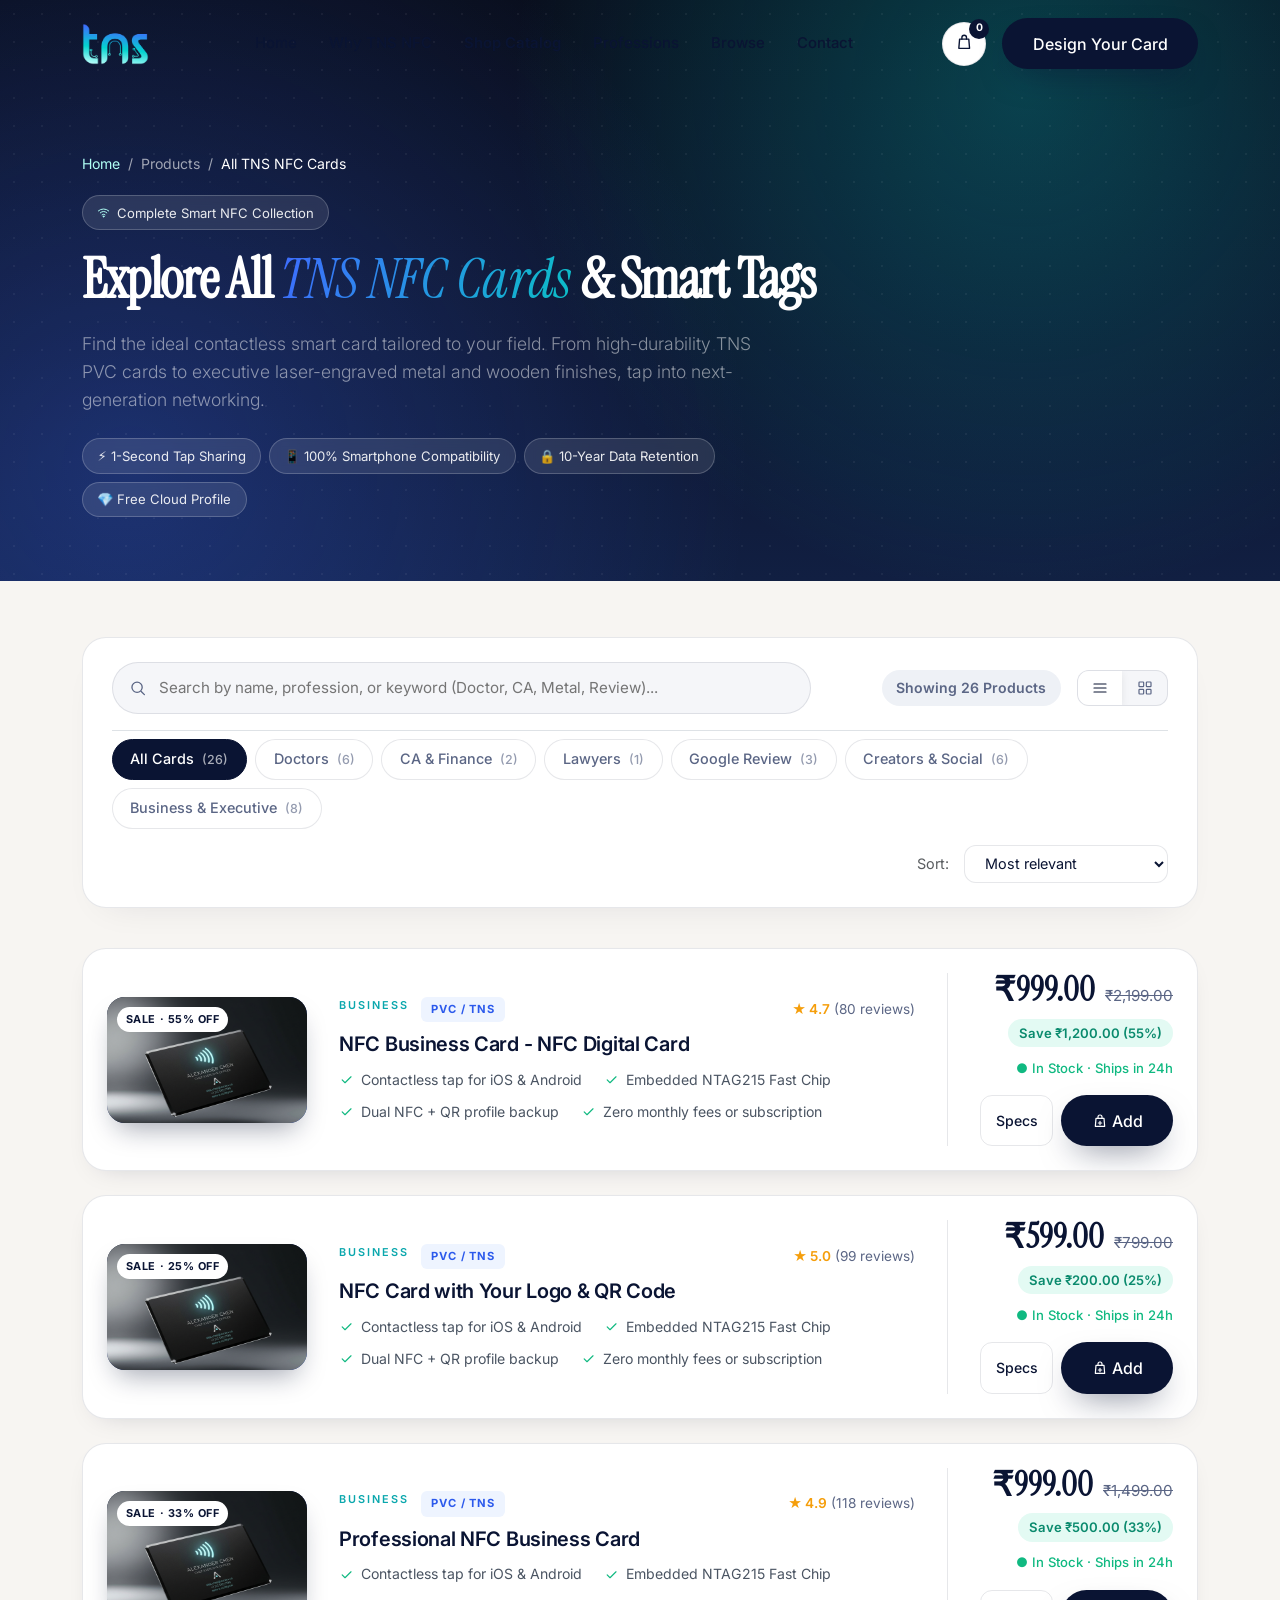
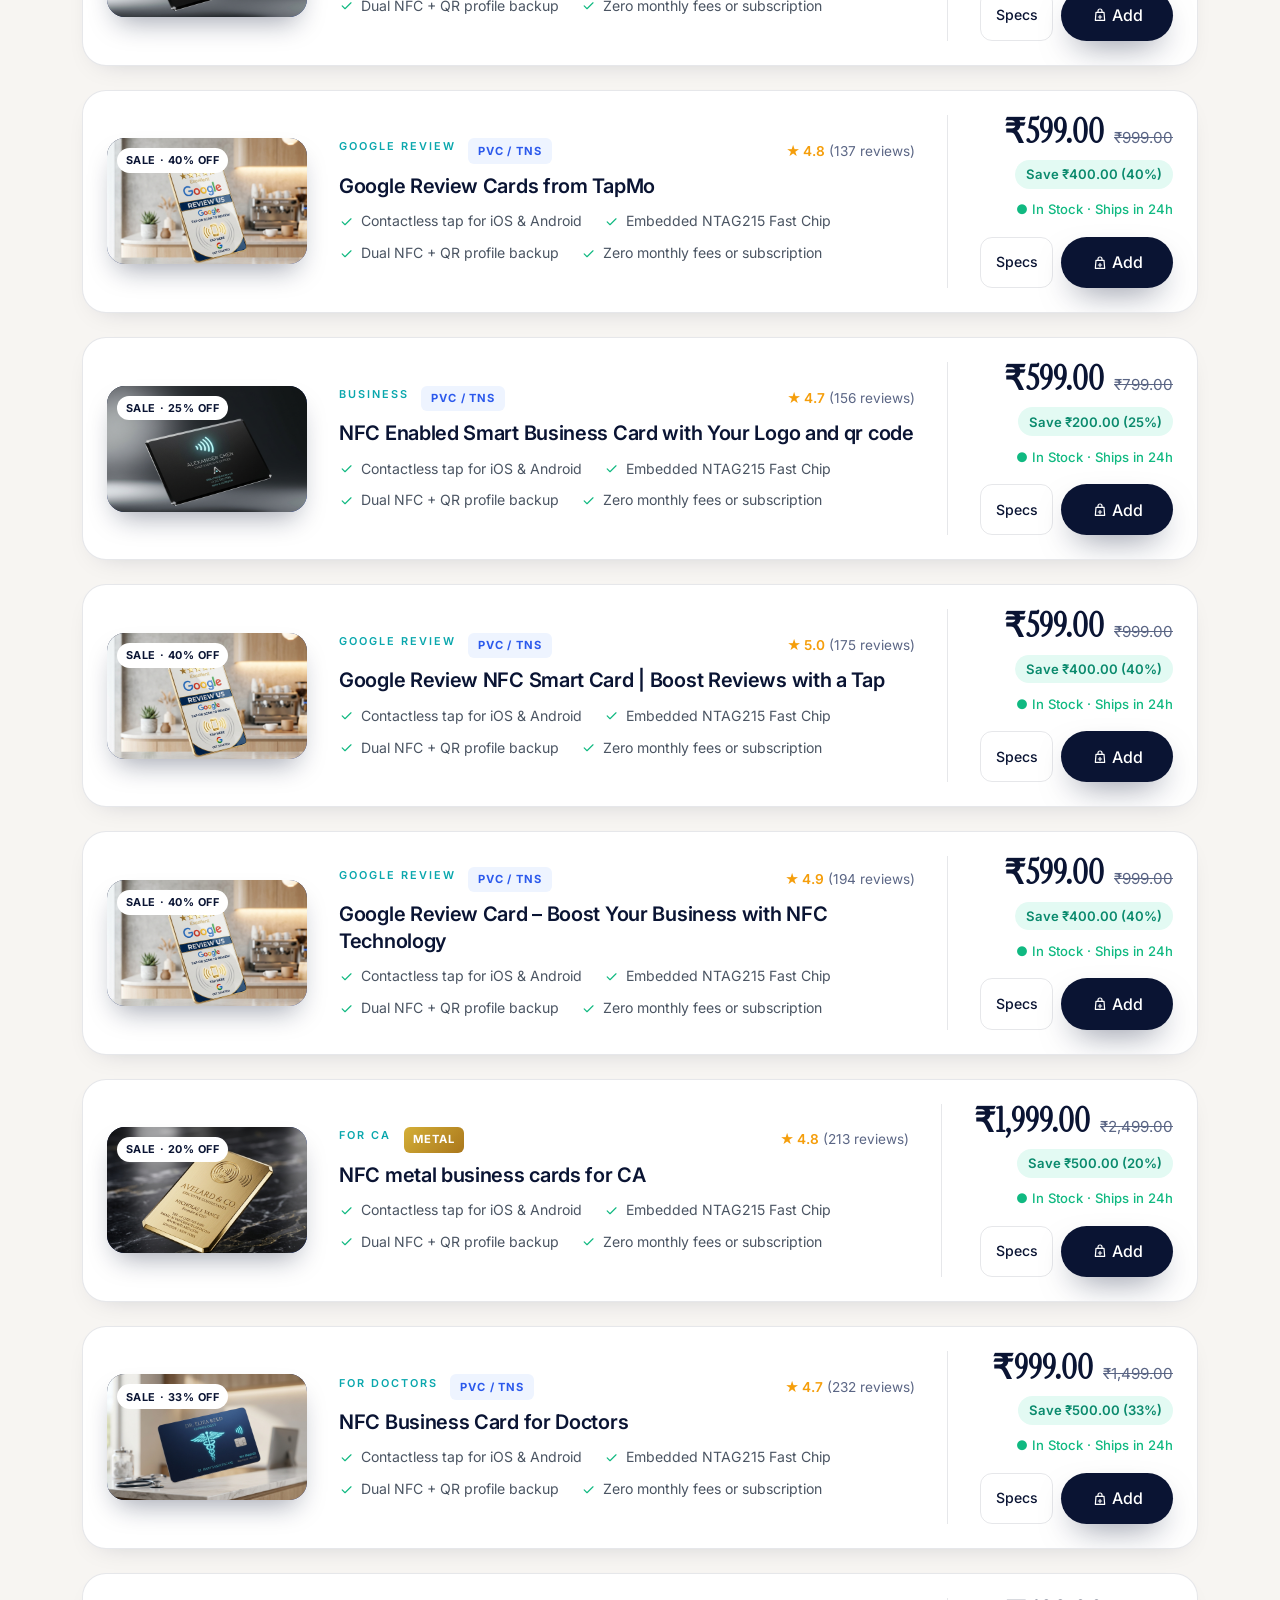
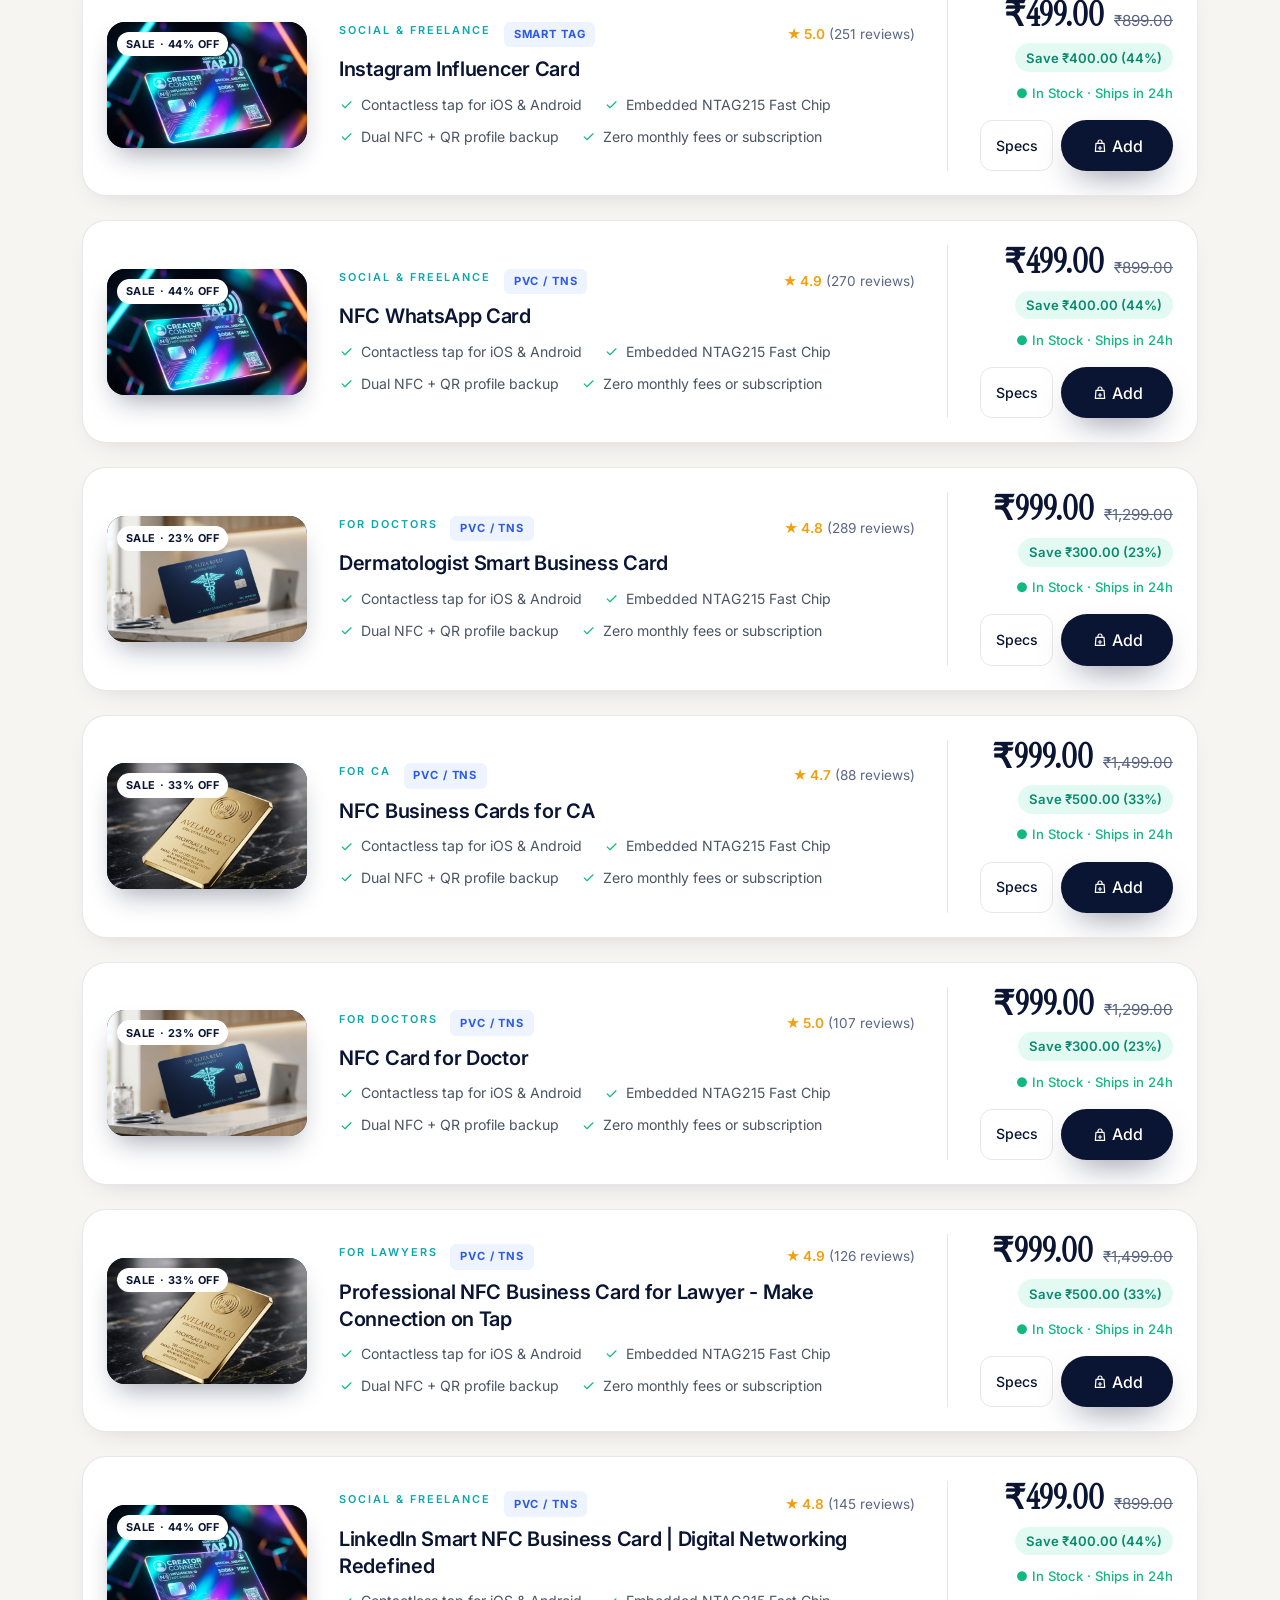
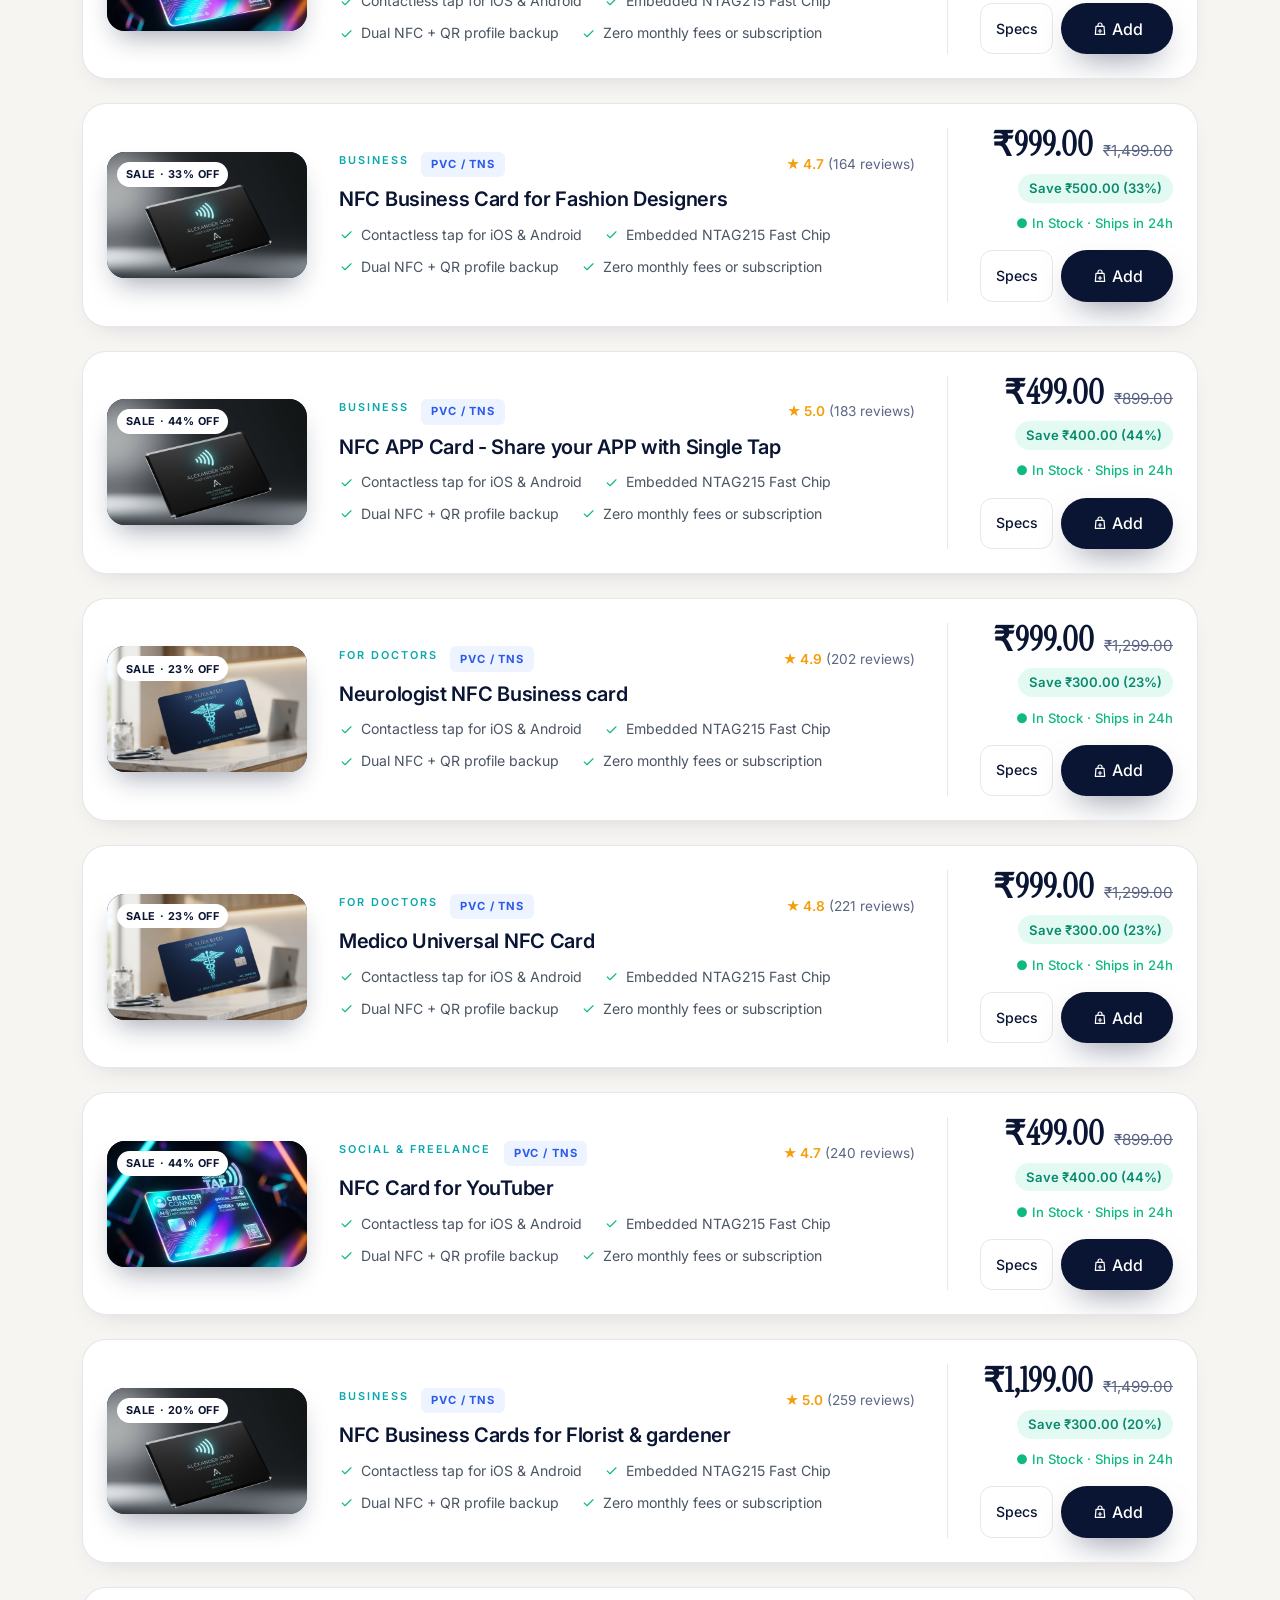
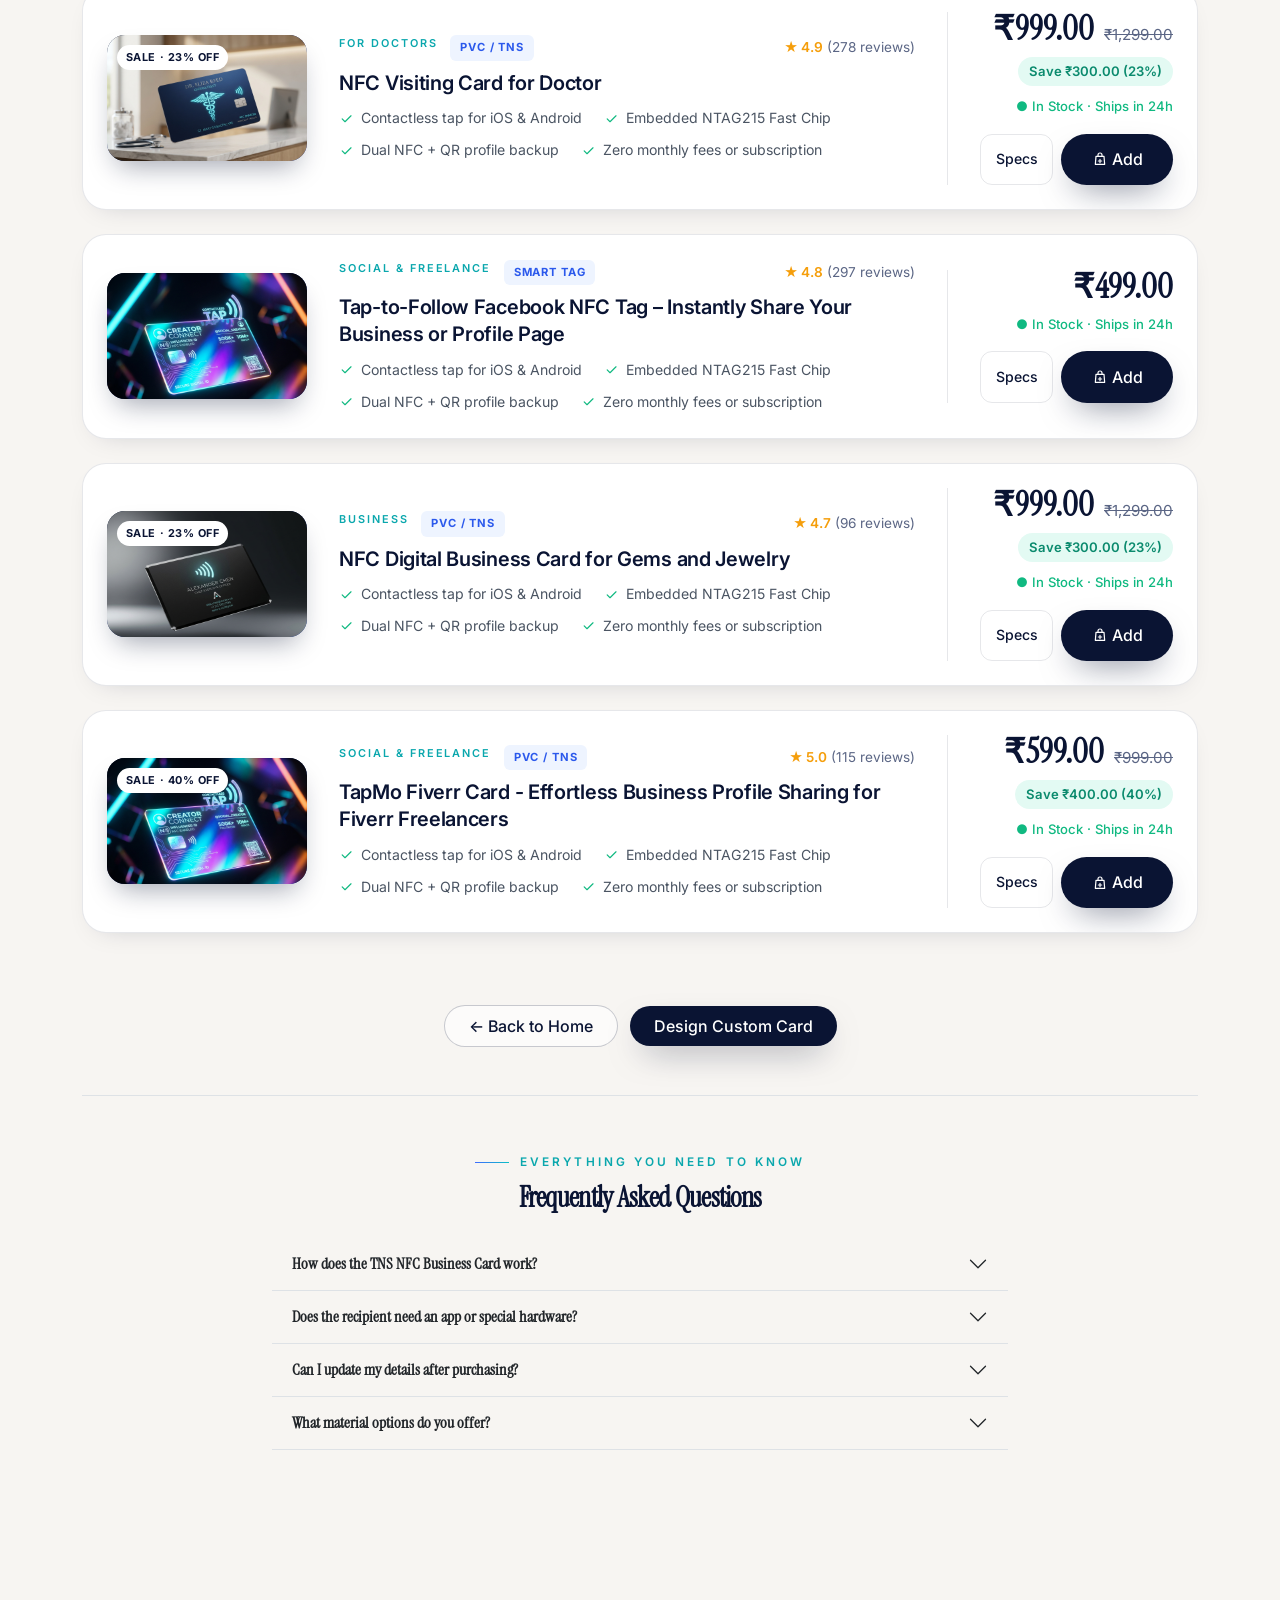
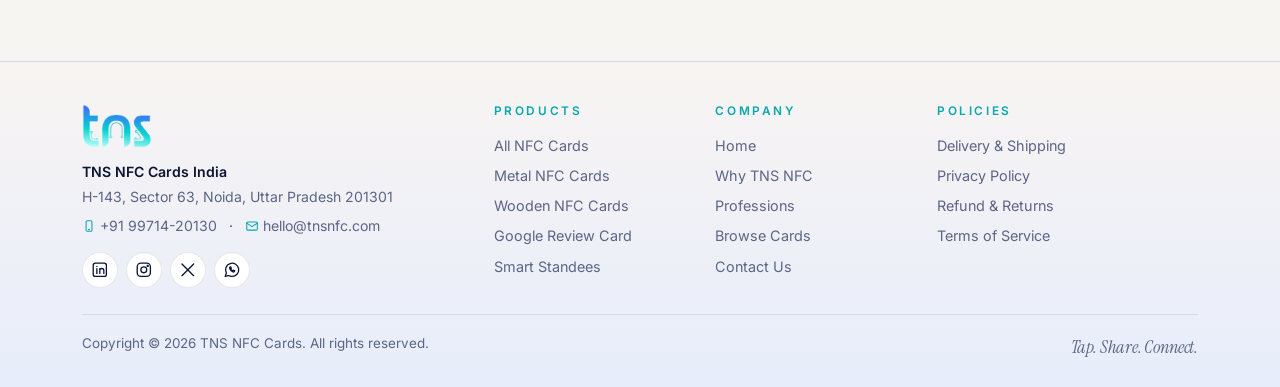
<file: shop.html>
<!DOCTYPE html>
<html lang="en">
<head>
<meta charset="UTF-8">
<meta name="viewport" content="width=device-width, initial-scale=1.0">
<title>All TNS NFC Cards & Smart Standees | Complete Catalog</title>
<meta name="description" content="Explore all TNS NFC Business Cards, luxury metal cards, wooden NFC tags, and Google Review standees. Contactless sharing for professionals and businesses.">
<meta name="theme-color" content="#090e1d">
<link rel="preconnect" href="https://fonts.googleapis.com">
<link rel="preconnect" href="https://fonts.gstatic.com" crossorigin>
<link href="https://fonts.googleapis.com/css2?family=Inter:wght@300;400;500;600;700&family=Instrument+Serif:ital@0;1&display=swap" rel="stylesheet">
<link href="https://cdn.jsdelivr.net/npm/bootstrap@5.3.3/dist/css/bootstrap.min.css" rel="stylesheet">
<link rel="stylesheet" href="style.css">
</head>
<body>
<!-- SVG SPRITES -->
<svg xmlns="http://www.w3.org/2000/svg" width="0" height="0" style="position:absolute" aria-hidden="true">
  <defs>
    <symbol id="i-list" viewBox="0 0 24 24"><path d="M4 7h16M4 12h16M4 17h16"/></symbol>
    <symbol id="i-bag" viewBox="0 0 24 24"><path d="M6 8h12l1 12H5L6 8z"/><path d="M9 8V6a3 3 0 016 0v2"/></symbol>
    <symbol id="i-bag-plus" viewBox="0 0 24 24"><path d="M6 8h12l1 12H5L6 8z"/><path d="M9 8V6a3 3 0 016 0v2M12 12.5v5M9.5 15h5"/></symbol>
    <symbol id="i-check2" viewBox="0 0 24 24"><path d="M5 12.5l4.5 4.5L19 7.5"/></symbol>
    <symbol id="i-trash" viewBox="0 0 24 24"><path d="M4 7h16M9 7V4h6v3M6 7l1 13h10l1-13M10 11v6M14 11v6"/></symbol>
    <symbol id="i-arrow-right" viewBox="0 0 24 24"><path d="M4 12h16M14 6l6 6-6 6"/></symbol>
    <symbol id="i-arrow-up" viewBox="0 0 24 24"><path d="M12 20V4M6 10l6-6 6 6"/></symbol>
    <symbol id="i-wifi" viewBox="0 0 24 24"><path d="M2.5 9a14 14 0 0119 0M6 12.5a9 9 0 0112 0M9.3 16a4.5 4.5 0 015.4 0"/><circle cx="12" cy="19.4" r=".9" fill="currentColor"/></symbol>
    <symbol id="i-heart-pulse" viewBox="0 0 24 24"><path d="M12 20s-8-4.8-8-10.5A4.5 4.5 0 0112 7a4.5 4.5 0 018 2.5C20 15.2 12 20 12 20z"/><path d="M7 12h3l1.5-3 2 5 1.5-2h2"/></symbol>
    <symbol id="i-calculator" viewBox="0 0 24 24"><rect x="5" y="3" width="14" height="18" rx="2"/><rect x="8" y="6" width="8" height="3"/><path d="M9 13h.01M12 13h.01M15 13h.01M9 17h.01M12 17h.01M15 17h.01" stroke-width="2.4"/></symbol>
    <symbol id="i-briefcase" viewBox="0 0 24 24"><rect x="3" y="7" width="18" height="13" rx="2"/><path d="M9 7V5a1 1 0 011-1h4a1 1 0 011 1v2M3 13h18"/></symbol>
    <symbol id="i-star-fill" viewBox="0 0 24 24"><path d="M12 3l2.7 5.6 6.1.9-4.4 4.3 1 6.1L12 17l-5.4 2.9 1-6.1L3.2 9.5l6.1-.9L12 3z"/></symbol>
    <symbol id="i-share" viewBox="0 0 24 24"><circle cx="6" cy="12" r="2.5"/><circle cx="18" cy="6" r="2.5"/><circle cx="18" cy="18" r="2.5"/><path d="M8.2 10.8l7.6-3.6M8.2 13.2l7.6 3.6"/></symbol>
    <symbol id="i-credit-card-2-front" viewBox="0 0 24 24"><rect x="3" y="5" width="18" height="14" rx="3"/><path d="M3 10h18M7 15h4"/></symbol>
    <symbol id="i-search" viewBox="0 0 24 24"><circle cx="11" cy="11" r="7"/><path d="M21 21l-4.35-4.35"/></symbol>
    <symbol id="i-grid" viewBox="0 0 24 24"><rect x="3" y="3" width="7" height="7" rx="1"/><rect x="14" y="3" width="7" height="7" rx="1"/><rect x="14" y="14" width="7" height="7" rx="1"/><rect x="3" y="14" width="7" height="7" rx="1"/></symbol>
    <symbol id="i-list-check" viewBox="0 0 24 24"><path d="M3 6h18M3 12h18M3 18h18"/></symbol>
    <symbol id="i-telephone" viewBox="0 0 24 24"><path d="M5 4h4l2 5-2.5 1.5a11 11 0 005 5L15 13l5 2v4a2 2 0 01-2 2A16 16 0 013 6a2 2 0 012-2z"/></symbol>
    <symbol id="i-phone" viewBox="0 0 24 24"><rect x="7" y="3" width="10" height="18" rx="2"/><path d="M11 18h2"/></symbol>
    <symbol id="i-envelope" viewBox="0 0 24 24"><rect x="3" y="5" width="18" height="14" rx="2"/><path d="M3 7l9 6 9-6"/></symbol>
    <symbol id="i-twitter-x" viewBox="0 0 24 24"><path d="M4 4l16 16M20 4L4 20"/></symbol>
    <symbol id="i-linkedin" viewBox="0 0 24 24"><rect x="3" y="3" width="18" height="18" rx="3"/><path d="M8 10.5V17M8 7.3v.1M12 17v-6.5M12 13c0-1.8 1.4-2.8 2.8-2.8S17.5 11.2 17.5 13v4"/></symbol>
    <symbol id="i-facebook" viewBox="0 0 24 24"><path d="M14.5 21v-8h2.7l.5-3.2h-3.2V8c0-1 .5-1.7 1.8-1.7h1.5V3.4A17 17 0 0015.5 3c-2.4 0-4 1.5-4 4.1v2.7H9V13h2.5v8"/></symbol>
    <symbol id="i-youtube" viewBox="0 0 24 24"><rect x="2.5" y="6" width="19" height="12" rx="4"/><path d="M10 9.5v5l4.5-2.5z" fill="currentColor"/></symbol>
    <symbol id="i-instagram" viewBox="0 0 24 24"><rect x="3" y="3" width="18" height="18" rx="5"/><circle cx="12" cy="12" r="4"/><circle cx="17.3" cy="6.7" r=".7" fill="currentColor"/></symbol>
    <symbol id="i-whatsapp" viewBox="0 0 24 24"><path d="M3 21l1.6-4.6A9 9 0 1112 21a9 9 0 01-4.4-1.2L3 21z"/><path d="M9 9c0 3 3 6 6 6l1-1.5-2-1-1 .8c-1-.4-2-1.4-2.4-2.4l.8-1-1-2L9 9z"/></symbol>
  </defs>
</svg>

<!-- NAVBAR -->
<nav class="navbar navbar-expand-lg fixed-top" id="nav">
  <div class="container">
    <a class="navbar-brand" href="index.html"><img class="nav-brand-logo" src="" alt="TNS NFC logo"></a>
    <div class="d-flex align-items-center gap-2 order-lg-3">
      <button class="cart-btn" data-bs-toggle="offcanvas" data-bs-target="#cart" aria-label="Cart">
        <svg class="i"><use href="#i-bag"/></svg>
        <span class="badge" id="cnt">0</span>
      </button>
      <button class="navbar-toggler" data-bs-toggle="collapse" data-bs-target="#menu" aria-label="Menu">
        <svg class="i"><use href="#i-list"/></svg>
      </button>
    </div>
    <div class="collapse navbar-collapse order-lg-2" id="menu">
      <ul class="navbar-nav mx-auto">
        <li class="nav-item"><a class="nav-link" href="index.html#home">Home</a></li>
        <li class="nav-item"><a class="nav-link" href="index.html#why">Why TNS NFC</a></li>
        <li class="nav-item"><a class="nav-link active" href="shop.html" style="color:var(--deep);font-weight:600">Shop Catalog</a></li>
        <li class="nav-item"><a class="nav-link" href="index.html#pros">Professions</a></li>
        <li class="nav-item"><a class="nav-link" href="index.html#browse">Browse</a></li>
        <li class="nav-item"><a class="nav-link" href="#contact">Contact</a></li>
      </ul>
      <a href="index.html#shop" class="btn btn-g d-lg-none mt-2">Design Your Card</a>
    </div>
    <a href="index.html#shop" class="btn btn-g d-none d-lg-inline-block order-lg-4 ms-3">Design Your Card</a>
  </div>
</nav>

<!-- HERO HEADER -->
<header class="shop-page-hero">
  <div class="container position-relative z-2">
    <nav class="breadcrumb-custom" aria-label="breadcrumb">
      <a href="index.html">Home</a>
      <span>/</span>
      <span>Products</span>
      <span>/</span>
      <span class="text-white">All TNS NFC Cards</span>
    </nav>
    <div class="row align-items-center g-4">
      <div class="col-lg-8">
        <span class="badge-pill-chip mb-3">
          <svg class="i"><use href="#i-wifi"/></svg> Complete Smart NFC Collection
        </span>
        <h1 class="display-4 fw-bold mb-3">
          Explore All <span class="serif gtext">TNS NFC Cards</span> & Smart Tags
        </h1>
        <p class="lead text-white-50 mb-4" style="max-width:680px;font-size:1.1rem;line-height:1.6">
          Find the ideal contactless smart card tailored to your field. From high-durability TNS PVC cards to executive laser-engraved metal and wooden finishes, tap into next-generation networking.
        </p>
        <div class="d-flex flex-wrap gap-2">
          <span class="badge-pill-chip">⚡ 1-Second Tap Sharing</span>
          <span class="badge-pill-chip">📱 100% Smartphone Compatibility</span>
          <span class="badge-pill-chip">🔒 10-Year Data Retention</span>
          <span class="badge-pill-chip">💎 Free Cloud Profile</span>
        </div>
      </div>
    </div>
  </div>
</header>

<!-- MAIN CATALOG SECTION -->
<main class="catalog-sec">
  <div class="container">
    <!-- TOOLBAR & FILTERS -->
    <div class="catalog-toolbar-wrap">
      <!-- Search & View Switcher Row -->
      <div class="row g-3 align-items-center mb-3">
        <div class="col-md-7 col-lg-8">
          <div class="search-box">
            <svg class="i search-icon"><use href="#i-search"/></svg>
            <input type="text" id="catalog-search" placeholder="Search by name, profession, or keyword (Doctor, CA, Metal, Review)..." aria-label="Search cards">
            <button id="search-clear" class="btn-clear" aria-label="Clear search" style="display:none">✕</button>
          </div>
        </div>
        <div class="col-md-5 col-lg-4 d-flex align-items-center justify-content-md-end gap-3">
          <span id="catalog-count" class="badge-count">Showing 26 Products</span>
          <div class="view-switcher" role="group" aria-label="View Switcher">
            <button id="view-list" class="btn-view active" title="List View" aria-label="List View">
              <svg class="i"><use href="#i-list-check"/></svg>
            </button>
            <button id="view-grid" class="btn-view" title="Grid View" aria-label="Grid View">
              <svg class="i"><use href="#i-grid"/></svg>
            </button>
          </div>
        </div>
      </div>

      <!-- Category Filter Chips & Sort -->
      <div class="d-flex flex-wrap justify-content-between align-items-center gap-3 pt-2 border-top">
        <div class="chips" id="catalog-chips"></div>
        <label class="sort mb-0 ms-auto">
          <span class="text-muted me-1">Sort:</span>
          <select id="catalog-sort" aria-label="Sort products">
            <option value="rel">Most relevant</option>
            <option value="best">Best selling (Discount)</option>
            <option value="pl">Price: Low to High</option>
            <option value="ph">Price: High to Low</option>
            <option value="az">Alphabetical: A to Z</option>
            <option value="za">Alphabetical: Z to A</option>
          </select>
        </label>
      </div>
    </div>

    <!-- CATALOG ITEMS CONTAINER (SWITCHES BETWEEN LIST & GRID) -->
    <div id="catalog-container" class="product-list-view"></div>

    <!-- BACK TO HOME CTA -->
    <div class="text-center mt-5 pt-4">
      <a href="index.html" class="btn btn-o px-4 py-2 me-2">← Back to Home</a>
      <a href="index.html#shop" class="btn btn-g px-4 py-2">Design Custom Card</a>
    </div>

    <!-- FAQ SECTION -->
    <section class="mt-5 pt-5 border-top">
      <div class="row justify-content-center">
        <div class="col-lg-8">
          <div class="text-center mb-4">
            <span class="eyebrow">Everything you need to know</span>
            <h2 class="h3 fw-bold mt-2">Frequently Asked Questions</h2>
          </div>
          <div class="accordion accordion-flush" id="faqAccordion">
            <div class="accordion-item bg-transparent border-bottom">
              <h2 class="accordion-header">
                <button class="accordion-button collapsed bg-transparent fw-semibold" type="button" data-bs-toggle="collapse" data-bs-target="#faq1">
                  How does the TNS NFC Business Card work?
                </button>
              </h2>
              <div id="faq1" class="accordion-collapse collapse" data-bs-parent="#faqAccordion">
                <div class="accordion-body text-muted">
                  Simply tap your card against any modern smartphone (iPhone or Android). The phone will instantly open your contact profile, social links, portfolio, or review page without installing any mobile application.
                </div>
              </div>
            </div>
            <div class="accordion-item bg-transparent border-bottom">
              <h2 class="accordion-header">
                <button class="accordion-button collapsed bg-transparent fw-semibold" type="button" data-bs-toggle="collapse" data-bs-target="#faq2">
                  Does the recipient need an app or special hardware?
                </button>
              </h2>
              <div id="faq2" class="accordion-collapse collapse" data-bs-parent="#faqAccordion">
                <div class="accordion-body text-muted">
                  No! The recipient needs zero apps. Over 95% of all smartphones in the market have built-in NFC enabled by default. For older devices, each card includes a dynamic QR code printed on the back.
                </div>
              </div>
            </div>
            <div class="accordion-item bg-transparent border-bottom">
              <h2 class="accordion-header">
                <button class="accordion-button collapsed bg-transparent fw-semibold" type="button" data-bs-toggle="collapse" data-bs-target="#faq3">
                  Can I update my details after purchasing?
                </button>
              </h2>
              <div id="faq3" class="accordion-collapse collapse" data-bs-parent="#faqAccordion">
                <div class="accordion-body text-muted">
                  Yes, your digital profile can be edited at any time from your online dashboard. Whenever you change your phone number, social handles, or email, your existing physical card reflects the updates immediately.
                </div>
              </div>
            </div>
            <div class="accordion-item bg-transparent border-bottom">
              <h2 class="accordion-header">
                <button class="accordion-button collapsed bg-transparent fw-semibold" type="button" data-bs-toggle="collapse" data-bs-target="#faq4">
                  What material options do you offer?
                </button>
              </h2>
              <div id="faq4" class="accordion-collapse collapse" data-bs-parent="#faqAccordion">
                <div class="accordion-body text-muted">
                  We offer durable, waterproof TNS PVC cards with vibrant matte and gloss printing, executive laser-etched Stainless Steel & Brass Metal cards, and sustainably sourced Natural Bamboo and Walnut Wooden cards.
                </div>
              </div>
            </div>
          </div>
        </div>
      </div>
    </section>
  </div>
</main>

<!-- QUICK SPECS MODAL -->
<div class="modal fade modal-glass" id="quickSpecsModal" tabindex="-1" aria-hidden="true">
  <div class="modal-dialog modal-dialog-centered modal-lg">
    <div class="modal-content">
      <div class="modal-header">
        <div>
          <span id="modalBadge" class="badge-mat badge-mat-pvc mb-1">TNS NFC</span>
          <h4 class="modal-title h5 fw-bold" id="modalCardTitle">Product Details</h4>
        </div>
        <button type="button" class="btn-close" data-bs-dismiss="modal" aria-label="Close"></button>
      </div>
      <div class="modal-body">
        <div class="row g-4 align-items-center">
          <div class="col-md-5 text-center">
            <div class="spec-card-display" id="modalDisplay">
              <div class="mini">
                <img class="nav-brand-logo" src="" alt="TNS">
                <svg class="i w"><use href="#i-wifi"/></svg>
              </div>
            </div>
            <div id="modalPrice" class="fs-4 mb-3"></div>
            <button id="modalAddToCart" class="btn btn-g w-100 py-2">
              <svg class="i"><use href="#i-bag-plus"/></svg> Add to Cart
            </button>
          </div>
          <div class="col-md-7">
            <h5 class="fw-semibold mb-3">Technical Specifications</h5>
            <table class="spec-table">
              <tbody>
                <tr><th>Material</th><td id="specMat">High-Grade TNS Material</td></tr>
                <tr><th>NFC Chip</th><td id="specChip">NTAG215 / NTAG216 High Speed</td></tr>
                <tr><th>Frequency</th><td id="specFreq">13.56 MHz (ISO 14443A)</td></tr>
                <tr><th>Read Distance</th><td id="specDistance">2 - 5 cm (Instant Tap)</td></tr>
                <tr><th>Retention</th><td id="specRetention">10+ Years (100k cycles)</td></tr>
                <tr><th>Compatibility</th><td id="specCompat">iOS 13+ & Android NFC</td></tr>
              </tbody>
            </table>
          </div>
        </div>
      </div>
    </div>
  </div>
</div>

<!-- FOOTER -->
<footer id="contact">
  <div class="container">
    <div class="row g-4 justify-content-between">
      <div class="col-lg-4 rv in">
        <img class="fl footer-logo" src="" alt="tns logo">
        <p class="mb-1"><b class="text-light" style="font-weight:600">TNS NFC Cards India</b></p>
        <address class="mb-2">H-143, Sector 63, Noida, Uttar Pradesh 201301</address>
        <p class="mb-3">
          <svg class="i text-info me-1"><use href="#i-phone"/></svg><a href="tel:+919971420130">+91 99714-20130</a>
          <span class="mx-2 text-muted">·</span>
          <svg class="i text-info me-1"><use href="#i-envelope"/></svg><a href="mailto:hello@tnsnfc.com">hello@tnsnfc.com</a>
        </p>
        <div class="soc">
          <a href="#" aria-label="LinkedIn"><svg class="i"><use href="#i-linkedin"/></svg></a>
          <a href="#" aria-label="Instagram"><svg class="i"><use href="#i-instagram"/></svg></a>
          <a href="#" aria-label="Twitter"><svg class="i"><use href="#i-twitter-x"/></svg></a>
          <a href="#" aria-label="WhatsApp"><svg class="i"><use href="#i-whatsapp"/></svg></a>
        </div>
      </div>
      <div class="col-6 col-md-3 col-lg-2 rv in">
        <h5>Products</h5>
        <ul>
          <li><a href="shop.html">All NFC Cards</a></li>
          <li><a href="shop.html">Metal NFC Cards</a></li>
          <li><a href="shop.html">Wooden NFC Cards</a></li>
          <li><a href="shop.html">Google Review Card</a></li>
          <li><a href="shop.html">Smart Standees</a></li>
        </ul>
      </div>
      <div class="col-6 col-md-3 col-lg-2 rv in">
        <h5>Company</h5>
        <ul>
          <li><a href="index.html">Home</a></li>
          <li><a href="index.html#why">Why TNS NFC</a></li>
          <li><a href="index.html#pros">Professions</a></li>
          <li><a href="index.html#browse">Browse Cards</a></li>
          <li><a href="#contact">Contact Us</a></li>
        </ul>
      </div>
      <div class="col-6 col-md-3 col-lg-3 rv in">
        <h5>Policies</h5>
        <ul>
          <li><a href="#">Delivery & Shipping</a></li>
          <li><a href="#">Privacy Policy</a></li>
          <li><a href="#">Refund & Returns</a></li>
          <li><a href="#">Terms of Service</a></li>
        </ul>
      </div>
    </div>
    <div class="copy">
      <span>Copyright © 2026 TNS NFC Cards. All rights reserved.</span>
      <span class="serif">Tap. Share. Connect.</span>
    </div>
  </div>
</footer>

<!-- OFFCANVAS CART DRAWER -->
<div class="offcanvas offcanvas-end" id="cart" tabindex="-1">
  <div class="offcanvas-header"><h5 class="offcanvas-title">Your Order</h5><button class="btn-close" data-bs-dismiss="offcanvas"></button></div>
  <div class="offcanvas-body d-flex flex-column">
    <div id="ci" class="flex-grow-1"></div>
    <div id="ct" class="d-flex justify-content-between fs-5 py-3 border-top"></div>
    <button class="btn btn-g w-100" data-bs-dismiss="offcanvas">Continue shopping</button>
  </div>
</div>

<script src="https://cdn.jsdelivr.net/npm/bootstrap@5.3.3/dist/js/bootstrap.bundle.min.js"></script>
<script src="products.js"></script>
<script>
  // Ensure logos populate from products.js LOGO
  document.querySelectorAll(".nav-brand-logo, .footer-logo").forEach(img => { if (typeof LOGO !== "undefined") img.src = LOGO; });
</script>
<script src="shop.js"></script>
</body>
</html>
</file>
<file: style.css>
:root{
  --ink:#0a1433; --ink2:#101c44; --cream:#F8F4F2; --snow:#ffffff; --sky:#EEF3FF; --mintbg:#E9FAF7;
  --blue:#3f6bff; --teal:#06d6d0; --aqua:#b0fff5; --deep:#0aa7ad;
  --text:#0a1433; --muted:#5b6685; --line:rgba(10,20,51,.10);
  --grad:linear-gradient(135deg,#3f6bff 0%,#06d6d0 60%,#b0fff5 110%);
  --gt:linear-gradient(110deg,#3f6bff 0%,#0bbfc6 100%);
  --serif:'Instrument Serif','Playfair Display',Georgia,serif; --sans:'Inter',system-ui,sans-serif;
  --shadow:0 30px 70px -35px rgba(10,20,51,.35);
}
*{box-sizing:border-box}
html{scroll-behavior:smooth}
html.lenis,html.lenis body{height:auto}
.lenis.lenis-smooth{scroll-behavior:auto!important}
body{margin:0;font-family:var(--sans);color:var(--text);background:var(--cream);overflow-x:hidden;font-weight:400;line-height:1.7;-webkit-font-smoothing:antialiased}
img{max-width:100%}
a{text-decoration:none;color:inherit}
::selection{background:var(--teal);color:var(--ink)}
h1,h2{font-family:var(--serif);font-weight:400;letter-spacing:-.025em;line-height:1.02}
h3,h4,h5{font-family:var(--sans);font-weight:600;letter-spacing:-.015em;line-height:1.2}
.serif,em.serif{font-family:var(--serif);font-style:italic;font-weight:400;letter-spacing:-.01em}
.gtext{background:var(--gt);-webkit-background-clip:text;background-clip:text;color:transparent}
.eyebrow{display:inline-flex;align-items:center;gap:.7rem;font-size:.74rem;letter-spacing:.26em;text-transform:uppercase;color:var(--deep);font-weight:600}
.eyebrow::before{content:"";width:34px;height:1px;background:var(--gt)}
section{position:relative;padding:clamp(4.5rem,9vw,8rem) 0}
.sec-title{font-size:clamp(2.4rem,5.6vw,4.4rem)}
.lead2{color:var(--muted);font-size:1.08rem;max-width:620px}
.bg-snow{background:var(--snow)}.bg-sky{background:linear-gradient(180deg,var(--sky),#F6F9FF)}.bg-cream{background:var(--cream)}.bg-mint{background:linear-gradient(180deg,var(--mintbg),#F4FDFB)}

#progress{position:fixed;top:0;left:0;height:3px;width:0;background:var(--grad);z-index:2000}
.orb{position:absolute;border-radius:50%;filter:blur(100px);pointer-events:none;z-index:0}
.orb.a{width:520px;height:520px;background:rgba(63,107,255,.22);top:-160px;left:-160px}
.orb.b{width:480px;height:480px;background:rgba(6,214,208,.22);bottom:-120px;right:-140px}
main,footer{position:relative;z-index:1}

.navbar{padding:1.1rem 0;transition:.4s;z-index:1500}
.navbar.scrolled{background:rgba(255,255,255,.78);backdrop-filter:blur(18px);-webkit-backdrop-filter:blur(18px);padding:.55rem 0;border-bottom:1px solid var(--line)}
.navbar-brand img{height:42px;transition:.4s}
.navbar.scrolled .navbar-brand img{height:34px}
.nav-link{color:var(--text)!important;font-size:.93rem;font-weight:500;position:relative;padding:.5rem 1rem!important}
.nav-link::after{content:"";position:absolute;left:1rem;right:1rem;bottom:.25rem;height:1.5px;background:var(--gt);transform:scaleX(0);transform-origin:left;transition:.35s}
.nav-link:hover::after{transform:scaleX(1)}
.navbar-toggler{border:1px solid var(--line);padding:.4rem .6rem;background:#fff}
.navbar-toggler:focus{box-shadow:none}
.navbar-toggler i{color:var(--text);font-size:1.5rem}
@media(max-width:991px){.navbar-collapse{background:rgba(255,255,255,.96);backdrop-filter:blur(18px);margin-top:.8rem;padding:1rem;border-radius:18px;border:1px solid var(--line);box-shadow:var(--shadow)}}
.btn-g{background:var(--ink);color:#fff!important;border:0;border-radius:50px;padding:.85rem 1.9rem;font-weight:500;position:relative;overflow:hidden;transition:.4s;z-index:0;box-shadow:0 14px 34px -14px rgba(10,20,51,.6)}
.btn-g::before{content:"";position:absolute;inset:0;background:var(--grad);opacity:0;transition:.4s;z-index:-1}
.btn-g:hover{color:var(--ink)!important;transform:translateY(-3px)}
.btn-g:hover::before{opacity:1}
.btn-o{border:1px solid rgba(10,20,51,.22);color:var(--text)!important;border-radius:50px;padding:.85rem 1.9rem;font-weight:500;transition:.4s;background:rgba(255,255,255,.6)}
.btn-o:hover{background:#fff;border-color:var(--teal);transform:translateY(-3px);box-shadow:var(--shadow)}
.cart-btn{position:relative;background:#fff;border:1px solid var(--line);color:var(--text);width:44px;height:44px;border-radius:50%;transition:.3s}
.cart-btn:hover{border-color:var(--teal);color:var(--deep)}
.cart-btn .badge{position:absolute;top:-4px;right:-4px;background:var(--ink);color:#fff;font-size:.65rem;border-radius:50%;width:20px;height:20px;display:flex;align-items:center;justify-content:center}

.hero{min-height:100vh;display:flex;align-items:center;padding-top:8rem;overflow:hidden;background:radial-gradient(circle at 80% 20%,#E8F1FF 0,transparent 45%),radial-gradient(circle at 10% 90%,#E3FBF6 0,transparent 40%),var(--cream)}
.hero h1{font-size:clamp(3rem,7.4vw,6.4rem);margin:1.2rem 0 1.4rem}
.hero h1 .serif{display:block}
.hero p{color:var(--muted);font-size:1.12rem;max-width:560px}
.stage{perspective:1400px;position:relative;min-height:480px;display:flex;flex-direction:column;align-items:center;justify-content:center}
.hero-cards-wrapper{position:relative;width:min(420px,92%);aspect-ratio:1.586;margin:0 auto;transform-style:preserve-3d;animation:heroFloat 6s ease-in-out infinite}
@keyframes heroFloat{0%,100%{transform:translateY(0)}50%{transform:translateY(-10px)}}
.nfc-card{position:absolute;inset:0;width:100%;height:100%;border-radius:24px;transform-style:preserve-3d;padding:1.6rem;overflow:hidden;user-select:none;opacity:0;pointer-events:none;visibility:hidden;transform:translate3d(105%,0,-50px) rotate(3.5deg) scale(0.92);transition:transform 0.8s cubic-bezier(0.16,1,0.3,1),opacity 0.5s cubic-bezier(0.16,1,0.3,1),box-shadow 0.4s ease;will-change:transform,opacity;backface-visibility:hidden;-webkit-backface-visibility:hidden}
.nfc-card.no-trans{transition:none !important}
.nfc-card.active{opacity:1;visibility:visible;pointer-events:auto;transform:translate3d(0,0,0) rotate(0deg) scale(1);z-index:5}
.nfc-card.slide-left{opacity:0;visibility:visible;pointer-events:none;transform:translate3d(-105%,0,-50px) rotate(-3.5deg) scale(0.92);z-index:2}
.nfc-card.slide-right{opacity:0;visibility:visible;pointer-events:none;transform:translate3d(105%,0,-50px) rotate(3.5deg) scale(0.92);z-index:2}
.card-shimmer{position:absolute;inset:0;pointer-events:none;background:linear-gradient(115deg,transparent 30%,rgba(255,255,255,.35) 48%,transparent 66%);transform:translateX(-120%);animation:shine 4.5s infinite;z-index:2}
.card-top{display:flex;align-items:center;justify-content:space-between;transform:translateZ(40px);position:relative;z-index:3}
.hero-logo{height:42px;display:block}
.nfc-card .line{font-family:var(--serif);font-style:italic;font-size:1.15rem;line-height:1;letter-spacing:-.01em}
.card-center-badge{position:absolute;top:50%;left:1.6rem;transform:translateY(-50%) translateZ(32px);display:inline-flex;align-items:center;gap:.45rem;font-size:.65rem;font-weight:700;letter-spacing:.12em;text-transform:uppercase;padding:.3rem .75rem;border-radius:50px;backdrop-filter:blur(6px);z-index:3}
.card-center-badge .mat-chip-icon{font-size:.85rem}
.card-bottom{position:absolute;bottom:1.5rem;left:1.6rem;right:1.6rem;display:flex;align-items:flex-end;justify-content:space-between;transform:translateZ(35px);z-index:3}
.smart-chip{width:48px;height:36px;border-radius:7px;position:relative;overflow:hidden;box-shadow:inset 0 1px 2px rgba(255,255,255,.6),0 2px 5px rgba(0,0,0,.25)}
.chip-grid{position:absolute;inset:0;background:radial-gradient(circle at center,transparent 30%,rgba(0,0,0,.18) 31%,transparent 32%),linear-gradient(90deg,transparent 46%,rgba(0,0,0,.22) 48%,rgba(0,0,0,.22) 52%,transparent 54%),linear-gradient(0deg,transparent 46%,rgba(0,0,0,.22) 48%,rgba(0,0,0,.22) 52%,transparent 54%)}
.chip-grid::before{content:"";position:absolute;inset:5px;border:1px solid rgba(0,0,0,.2);border-radius:3px}
.wave-box{display:flex;flex-direction:column;align-items:flex-end;gap:.15rem}
.wave-box .wave{font-size:2.1rem;transform:rotate(90deg)}
.wave-lbl{font-size:.58rem;font-weight:700;letter-spacing:.14em;opacity:.75}

/* Material 1: Titanium Silver Metal */
.card-silver{background:radial-gradient(ellipse at 85% 15%,rgba(255,255,255,.85) 0%,transparent 40%),radial-gradient(ellipse at 15% 85%,rgba(190,205,225,.6) 0%,transparent 45%),linear-gradient(135deg,#f8fafd 0%,#e1e6f0 20%,#c4cbd9 42%,#ffffff 58%,#b0baca 76%,#eaedf5 100%);border:1px solid rgba(255,255,255,.95);box-shadow:0 45px 90px -25px rgba(18,30,56,.4),0 0 0 1px rgba(160,180,210,.5),inset 0 2px 4px rgba(255,255,255,.9),inset 0 -2px 6px rgba(120,140,170,.35)}
.card-silver .line{color:#1e293b;text-shadow:0 1px 0 rgba(255,255,255,.8)}
.card-silver .hero-logo{filter:drop-shadow(0 2px 4px rgba(0,0,0,.2))}
.card-silver .card-center-badge{background:rgba(255,255,255,.7);color:#0f172a;border:1px solid rgba(148,163,184,.45);box-shadow:0 4px 12px -2px rgba(15,23,42,.08)}
.card-silver .smart-chip{background:linear-gradient(135deg,#ffffff 0%,#cbd5e1 45%,#94a3b8 100%);border:1px solid rgba(255,255,255,.8)}
.card-silver .wave-box{color:#0284c7}

/* Material 2: 24K Luxury Gold */
.card-gold{background:radial-gradient(ellipse at 80% 20%,rgba(255,252,230,.9) 0%,transparent 45%),radial-gradient(ellipse at 20% 80%,rgba(180,130,15,.55) 0%,transparent 45%),linear-gradient(135deg,#ffdf85 0%,#f5c44f 22%,#ca9325 48%,#fff4be 62%,#ad7611 78%,#f8cf62 100%);border:1px solid rgba(255,250,205,.9);box-shadow:0 45px 95px -25px rgba(160,105,5,.55),0 0 0 1px rgba(245,195,65,.65),inset 0 2px 5px rgba(255,255,255,.95),inset 0 -2px 6px rgba(110,70,0,.4)}
.card-gold .line{color:#3b2203;text-shadow:0 1px 1px rgba(255,245,200,.6)}
.card-gold .hero-logo{filter:brightness(.85) contrast(1.15) drop-shadow(0 2px 4px rgba(70,40,0,.3))}
.card-gold .card-center-badge{background:rgba(60,36,4,.85);color:#ffdf85;border:1px solid rgba(255,223,133,.45);box-shadow:0 4px 14px -2px rgba(60,36,4,.25)}
.card-gold .smart-chip{background:linear-gradient(135deg,#fff2ad 0%,#d4a017 48%,#936605 100%);border:1px solid #ffeaa7}
.card-gold .wave-box{color:#4a2c02}

/* Material 3: Handcrafted Walnut Wood */
.card-wood{background:radial-gradient(ellipse at 85% 20%,rgba(255,215,160,.18) 0%,transparent 50%),linear-gradient(180deg,rgba(20,10,5,.2) 0%,transparent 45%,rgba(10,5,0,.4) 100%),linear-gradient(135deg,#2b170c 0%,#432415 25%,#59331d 50%,#361b0f 75%,#221008 100%);border:1px solid rgba(190,140,95,.4);box-shadow:0 45px 90px -25px rgba(20,10,5,.65),0 0 0 1px rgba(60,30,12,.6),inset 0 1px 3px rgba(255,220,180,.3),inset 0 -2px 6px rgba(0,0,0,.55)}
.card-wood-bamboo-strip{position:absolute;bottom:0;left:0;right:0;height:38%;background:linear-gradient(180deg,rgba(230,195,150,.15) 0%,rgba(210,170,120,.25) 100%);border-top:1px solid rgba(255,215,160,.25);pointer-events:none}
.card-wood .line{color:#f1ddc7;text-shadow:0 1px 3px rgba(0,0,0,.7)}
.card-wood .hero-logo{filter:sepia(.3) brightness(1.1) drop-shadow(0 2px 4px rgba(0,0,0,.6))}
.card-wood .card-center-badge{background:rgba(20,10,5,.75);color:#e5be8a;border:1px solid rgba(229,190,138,.35);box-shadow:0 4px 14px -2px rgba(0,0,0,.4)}
.card-wood .smart-chip{background:linear-gradient(135deg,#e5be88 0%,#b28448 48%,#6d4a1f 100%);border:1px solid rgba(240,205,150,.5)}
.card-wood .wave-box{color:#e5be8a}

/* Material Switcher Tabs */
.hero-card-controls{display:flex;align-items:center;justify-content:center;gap:.6rem;margin-top:1.8rem;background:rgba(255,255,255,.75);backdrop-filter:blur(12px);-webkit-backdrop-filter:blur(12px);padding:.35rem;border-radius:50px;border:1px solid rgba(10,20,51,.08);box-shadow:0 12px 28px -10px rgba(10,20,51,.12);z-index:10;position:relative}
.hero-card-tab{position:relative;border:0;background:transparent;padding:.5rem 1.1rem;border-radius:50px;display:inline-flex;align-items:center;gap:.45rem;font-size:.85rem;font-weight:600;color:var(--muted);cursor:pointer;overflow:hidden;transition:color .3s ease,transform .2s ease}
.hero-card-tab:hover{color:var(--ink);transform:translateY(-1px)}
.hero-card-tab.active{color:var(--ink);background:#ffffff;box-shadow:0 4px 12px -2px rgba(10,20,51,.14)}
.tab-indicator{width:9px;height:9px;border-radius:50%;display:inline-block}
.dot-silver{background:linear-gradient(135deg,#e2e8f0,#94a3b8);box-shadow:0 0 6px rgba(148,163,184,.8)}
.dot-gold{background:linear-gradient(135deg,#ffd978,#d4a017);box-shadow:0 0 6px rgba(212,160,23,.8)}
.dot-wood{background:linear-gradient(135deg,#a7724a,#4a2712);box-shadow:0 0 6px rgba(120,65,30,.7)}
.tab-progress{position:absolute;bottom:0;left:0;right:0;height:2.5px;background:transparent;overflow:hidden;border-radius:2px}
.hero-card-tab.active .tab-progress .bar{display:block;height:100%;width:0;background:var(--grad);animation:progressTimer 2.5s linear infinite}
@keyframes progressTimer{0%{width:0%}100%{width:100%}}

.hero-stage-arrow{position:absolute;top:calc(50% - 24px);width:42px;height:42px;border-radius:50%;background:rgba(255,255,255,.9);backdrop-filter:blur(10px);-webkit-backdrop-filter:blur(10px);border:1px solid rgba(10,20,51,.08);box-shadow:0 8px 22px -6px rgba(10,20,51,.18);color:var(--ink);display:grid;place-items:center;cursor:pointer;z-index:10;opacity:.65;transition:all .25s ease}
.hero-stage-arrow:hover{background:#ffffff;transform:scale(1.1);opacity:1;box-shadow:0 12px 28px -4px rgba(10,20,51,.25);color:var(--teal)}
.hero-stage-prev{left:max(2px,calc(50% - 252px))}
.hero-stage-prev svg{transform:rotate(180deg)}
.hero-stage-next{right:max(2px,calc(50% - 252px))}
@media(max-width:576px){.hero-stage-arrow{display:none}}

.ring{position:absolute;border:1px solid rgba(6,214,208,.45);border-radius:50%;animation:pulse 4s ease-out infinite}
.ring:nth-child(2){animation-delay:1.3s}.ring:nth-child(3){animation-delay:2.6s}
@keyframes float{50%{transform:translateY(-14px)}}
@keyframes shine{60%,100%{transform:translateX(100%)}}
@keyframes pulse{0%{width:200px;height:200px;opacity:.8}100%{width:620px;height:620px;opacity:0}}
.scroll-ind{position:absolute;bottom:1.6rem;left:50%;transform:translateX(-50%);width:24px;height:40px;border:1px solid rgba(10,20,51,.25);border-radius:20px}
.scroll-ind::after{content:"";position:absolute;top:8px;left:50%;width:3px;height:8px;margin-left:-1.5px;border-radius:3px;background:var(--deep);animation:dot 1.8s infinite}
@keyframes dot{0%{opacity:1}100%{transform:translateY(16px);opacity:0}}

.about-img{position:relative;border-radius:28px;overflow:hidden;border:1px solid var(--line);background:linear-gradient(135deg,var(--sky),var(--mintbg));aspect-ratio:1/1;box-shadow:var(--shadow)}
.about-img img.main{width:100%;height:100%;object-fit:cover;transition:transform 1.2s}
.about-img:hover img.main{transform:scale(1.06)}
.why{background:#fff;border:1px solid var(--line);border-radius:22px;padding:1.6rem;height:100%;transition:.45s;position:relative;overflow:hidden;box-shadow:0 14px 34px -26px rgba(10,20,51,.35)}
.why:hover{transform:translateY(-8px);border-color:rgba(6,214,208,.6);box-shadow:var(--shadow)}
.why .ic{width:54px;height:54px;border-radius:16px;background:var(--ink);display:grid;place-items:center;color:var(--aqua);font-size:1.5rem;margin-bottom:1.1rem;transition:.4s}
.why:hover .ic{background:var(--grad);color:var(--ink)}
.why h4{font-size:1.12rem;margin-bottom:.4rem}
.why p{color:var(--muted);margin:0;font-size:.96rem}

.toolbar{display:flex;flex-wrap:wrap;gap:1rem;justify-content:space-between;align-items:center;margin:2.5rem 0 2rem}
.chips{display:flex;flex-wrap:wrap;gap:.5rem}
.chip-b{border:1px solid var(--line);background:#fff;color:var(--muted);border-radius:50px;padding:.45rem 1.1rem;font-size:.9rem;font-weight:500;transition:.3s;cursor:pointer}
.chip-b:hover{color:var(--text);border-color:var(--teal)}
.chip-b.on{background:var(--ink);color:#fff;border-color:var(--ink)}
.sort{display:flex;align-items:center;gap:.7rem;color:var(--muted);font-size:.9rem}
.sort select{background:#fff;color:var(--text);border:1px solid var(--line);border-radius:12px;padding:.55rem 1rem;font-family:var(--sans)}
.sort select:focus{outline:none;border-color:var(--teal)}
.pc{background:#fff;border:1px solid var(--line);border-radius:24px;overflow:hidden;height:100%;display:flex;flex-direction:column;transition:.5s cubic-bezier(.2,.8,.2,1);position:relative;box-shadow:0 14px 34px -28px rgba(10,20,51,.4)}
.pc:hover{transform:translateY(-10px);border-color:rgba(6,214,208,.6);box-shadow:var(--shadow)}
.pv{aspect-ratio:1.45;position:relative;display:grid;place-items:center;overflow:hidden}
.pv::before{content:"";position:absolute;inset:0;background:var(--bg);opacity:.9;transition:transform .8s}
.pc:hover .pv::before{transform:scale(1.12) rotate(2deg)}
.mini{position:relative;width:68%;aspect-ratio:1.586;border-radius:14px;background:linear-gradient(135deg,#0a1433,#101c44);border:1px solid rgba(176,255,245,.3);box-shadow:0 20px 40px -12px rgba(10,20,51,.55);padding:.7rem .8rem;transition:.5s;transform:rotate(-5deg)}
.pc:hover .mini{transform:rotate(0) scale(1.07)}
.mini img{height:22px}
.mini i.t{position:absolute;right:.7rem;top:.6rem;color:var(--aqua);font-size:1.1rem}
.mini i.w{position:absolute;right:.6rem;bottom:.5rem;color:var(--aqua);font-size:1.2rem;transform:rotate(90deg);opacity:.8}
.off{position:absolute;top:14px;left:14px;z-index:2;background:#fff;color:var(--ink);font-size:.7rem;font-weight:600;letter-spacing:.08em;text-transform:uppercase;padding:.25rem .7rem;border-radius:50px}
.wt{position:absolute;top:14px;right:14px;z-index:2;font-size:.74rem;background:rgba(10,20,51,.75);padding:.25rem .65rem;border-radius:50px;color:#fff}
.pb{padding:1.1rem 1.15rem 1.25rem;display:flex;flex-direction:column;flex:1}
.pb h3{font-size:1rem;font-weight:500;line-height:1.45;letter-spacing:0;flex:1;margin-bottom:1rem}
.price{display:flex;align-items:baseline;gap:.6rem;margin-bottom:1rem}
.price b{font-family:var(--serif);font-size:1.9rem;font-weight:400;line-height:1}
.price s{color:var(--muted);font-size:.92rem}
.price small{color:var(--muted)}
.add{width:100%;border-radius:14px;border:1px solid rgba(10,20,51,.2);background:transparent;color:var(--text);padding:.7rem;font-weight:500;transition:.35s}
.add:hover{background:var(--ink);color:#fff;border-color:var(--ink)}
.add.done{background:var(--teal);color:var(--ink);border-color:var(--teal)}

.cat{display:block;border:1px solid var(--line);border-radius:22px;padding:2rem 1.6rem;height:100%;background:#fff;transition:.5s;position:relative;overflow:hidden;box-shadow:0 14px 34px -28px rgba(10,20,51,.4)}
.cat:hover{transform:translateY(-8px);border-color:var(--teal);box-shadow:var(--shadow)}
.cat .n{font-family:var(--serif);font-style:italic;font-size:3.6rem;background:var(--gt);-webkit-background-clip:text;background-clip:text;color:transparent;line-height:1;opacity:.55}
.cat h4{font-size:1.2rem;margin:.6rem 0 .2rem}
.cat ul{list-style:none;padding:0;margin:.8rem 0 0}
.cat li{color:var(--muted);font-size:.95rem;padding:.28rem 0;transition:.3s}
.cat li::before{content:"→";color:var(--deep);margin-right:.5rem}
.cat:hover li{color:var(--text)}
.prof-t{font-family:var(--serif);font-style:italic;font-size:2.2rem;font-weight:400}
.prof{display:flex;flex-wrap:wrap;gap:.7rem;margin-top:1.2rem}
.prof span{border:1px solid var(--line);padding:.55rem 1.3rem;border-radius:50px;font-family:var(--serif);font-style:italic;font-size:1.25rem;transition:.3s;background:#fff}
.prof span:hover{background:var(--ink);color:#fff;border-color:var(--ink);transform:translateY(-3px)}

.cta{border-radius:34px;padding:clamp(2.5rem,6vw,5rem);text-align:center;position:relative;overflow:hidden;color:#fff;
  background:radial-gradient(circle at 20% 0%,rgba(63,107,255,.65),transparent 55%),radial-gradient(circle at 90% 100%,rgba(6,214,208,.45),transparent 55%),var(--ink);box-shadow:0 50px 90px -40px rgba(10,20,51,.7)}
.cta h2{font-size:clamp(2.2rem,5.4vw,4.2rem)}
.cta .eyebrow{color:var(--aqua)}.cta .eyebrow::before{background:var(--aqua)}
.cta .gtext{background:linear-gradient(110deg,#8fb0ff,#b0fff5);-webkit-background-clip:text;background-clip:text}
.sub{display:flex;gap:.6rem;max-width:520px;margin:2rem auto 0;background:#fff;border-radius:60px;padding:.4rem}
.sub input{flex:1;min-width:0;background:none;border:0;color:var(--ink);padding:.6rem 1.2rem;font-family:var(--sans)}
.sub input:focus{outline:none}
.sub .btn-g{padding:.7rem 1.6rem}

footer{border-top:1px solid var(--line);padding:2.6rem 0 1.5rem;background:linear-gradient(180deg,#F8F4F2 0%,#E7EDFB 100%)}
footer img.fl{height:44px;margin-bottom:0.8rem}
footer h5{font-size:.74rem;letter-spacing:.22em;text-transform:uppercase;color:var(--deep);font-weight:600;margin-bottom:0.8rem}
footer ul{list-style:none;padding:0;margin:0}
footer li a{color:var(--muted);font-size:.9rem;display:inline-block;padding:.18rem 0;transition:.3s}
footer li a:hover{color:var(--ink);transform:translateX(4px)}
footer p,footer address{color:var(--muted);font-size:.88rem;margin-bottom:.35rem;line-height:1.5}
footer .text-light{color:var(--text)!important}footer .text-info{color:var(--deep)!important}
.soc{display:flex;gap:.5rem;margin-top:.7rem;flex-wrap:wrap}
.soc a{width:36px;height:36px;border-radius:50%;border:1px solid var(--line);display:grid;place-items:center;transition:.35s;background:#fff}
.soc a:hover{background:var(--ink);color:#fff;border-color:var(--ink);transform:translateY(-3px)}
.copy{border-top:1px solid var(--line);margin-top:1.6rem;padding-top:1.1rem;color:var(--muted);font-size:.84rem;display:flex;flex-wrap:wrap;justify-content:space-between;gap:.5rem}
.copy .serif{font-size:1.15rem}
#top{position:fixed;right:20px;bottom:20px;width:46px;height:46px;border-radius:50%;border:0;background:var(--ink);color:#fff;z-index:1400;opacity:0;pointer-events:none;transition:.4s;transform:translateY(20px);box-shadow:var(--shadow)}
#top.show{opacity:1;pointer-events:auto;transform:none}

.offcanvas{background:#fff;color:var(--text);border-left:1px solid var(--line)}
.offcanvas-title{font-family:var(--serif);font-style:italic;font-size:2rem;font-weight:400}
.ci{display:flex;gap:.8rem;justify-content:space-between;align-items:center;padding:.9rem 0;border-bottom:1px solid var(--line);font-size:.93rem}
.ci button{background:none;border:0;color:var(--muted)}.ci button:hover{color:#e5484d}

.rv{opacity:0;transform:translateY(46px);transition:opacity 1s cubic-bezier(.2,.8,.2,1),transform 1s cubic-bezier(.2,.8,.2,1);transition-delay:var(--d,0s)}
.rv.l{transform:translateX(-60px)}.rv.r{transform:translateX(60px)}.rv.z{transform:scale(.9)}
.rv.in{opacity:1;transform:none}
@media(prefers-reduced-motion:reduce){*{animation:none!important;transition:none!important}.rv{opacity:1;transform:none}}
@media(max-width:767px){.tap-hint{display:none}.scroll-ind{display:none}}

/* ===== v3: mixed section shades ===== */
.bg-peri{background:linear-gradient(160deg,#DCE6FF 0%,#EDF2FF 48%,#E1F7F5 100%)}
.bg-sand{background:radial-gradient(rgba(10,20,51,.07) 1px,transparent 1.4px) 0 0/26px 26px,linear-gradient(180deg,#F8F4F2 0%,#F0E8E3 100%)}
.bg-aqua{background:linear-gradient(135deg,#E1F7F5 0%,#E9EEFF 100%)}
.dk{margin:0 clamp(.4rem,1.6vw,1.4rem);border-radius:clamp(28px,4vw,56px);color:#e8eeff;overflow:hidden;background:radial-gradient(circle at 15% 0%,rgba(63,107,255,.35),transparent 50%),radial-gradient(circle at 90% 100%,rgba(6,214,208,.22),transparent 50%),linear-gradient(160deg,#0a1433,#101c44 60%,#0b2a4a)}
.dk .eyebrow{color:var(--aqua)}.dk .eyebrow::before{background:var(--aqua)}
.dk .gtext{background:linear-gradient(110deg,#8fb0ff,#b0fff5);-webkit-background-clip:text;background-clip:text}
.dk .cat{background:rgba(255,255,255,.05);border-color:rgba(176,255,245,.16);box-shadow:none;backdrop-filter:blur(6px)}
.dk .cat:hover{background:rgba(255,255,255,.09);border-color:var(--teal);box-shadow:0 30px 60px -30px rgba(6,214,208,.5)}
.dk .cat li{color:#9fb0d6}.dk .cat:hover li{color:#fff}.dk .cat li::before{color:var(--teal)}
.dk .prof span{background:rgba(255,255,255,.06);border-color:rgba(176,255,245,.2);color:#fff}
.dk .prof span:hover{background:var(--grad);color:var(--ink);border-color:transparent}
footer{background:linear-gradient(180deg,#F8F4F2 0%,#E7EDFB 100%)}
.soc a{background:#fff}

/* stats */
.stats{margin-top:3rem}
.st{background:#fff;border:1px solid var(--line);border-radius:22px;padding:1.5rem 1.4rem;text-align:left;box-shadow:0 14px 34px -28px rgba(10,20,51,.4);transition:.4s;height:100%}
.st:hover{transform:translateY(-6px);box-shadow:var(--shadow)}
.st b{display:block;font-family:var(--serif);font-weight:400;font-size:clamp(2.4rem,4vw,3.4rem);line-height:1;background:var(--gt);-webkit-background-clip:text;background-clip:text;color:transparent}
.st span{color:var(--muted);font-size:.9rem}

/* word-mask headline reveal */
.sp .w{display:inline-block;overflow:hidden;vertical-align:top;padding:0 .1em .14em;margin:0 -.1em -.14em}
.sp .w>span{display:inline-block;transform:translateY(115%) rotate(4deg);transform-origin:left bottom;transition:transform 1.1s cubic-bezier(.2,.8,.2,1);transition-delay:calc(var(--i)*.07s + var(--sd,0s))}
.sp.in .w>span{transform:none}
.about-img.sp{clip-path:inset(14% 14% 14% 14% round 40px);transition:clip-path 1.5s cubic-bezier(.2,.8,.2,1)}
.about-img.sp.in{clip-path:inset(0 round 28px)}
.about-img img.main{transform:scale(1.18);will-change:translate}
.about-img:hover img.main{transform:scale(1.25)}

/* motion extras */
.track{animation:none;will-change:transform}
#glow{position:fixed;left:0;top:0;width:420px;height:420px;margin:-210px 0 0 -210px;border-radius:50%;pointer-events:none;z-index:0;background:radial-gradient(circle,rgba(6,214,208,.18),rgba(63,107,255,.1) 40%,transparent 70%);opacity:0;transition:opacity .5s}
@media(hover:none){#glow{display:none}}
.pc{transform:perspective(900px) rotateX(var(--rx,0deg)) rotateY(var(--ry,0deg)) translateY(var(--ty,0px));transition:transform .25s ease-out,box-shadow .4s,border-color .4s}
.pc:hover{transform:perspective(900px) rotateX(var(--rx,0deg)) rotateY(var(--ry,0deg)) translateY(-10px)}
.cat.rv.z,.why{will-change:transform}

/* ===== v4: premium type + more scroll motion ===== */
body.lock{overflow:hidden}
#pre{position:fixed;inset:0;z-index:3000;background:radial-gradient(circle at 30% 20%,rgba(63,107,255,.4),transparent 55%),var(--ink);display:flex;flex-direction:column;align-items:center;justify-content:center;gap:1.4rem;border-radius:0 0 50% 50%/0 0 10vh 10vh;transition:transform 1.1s cubic-bezier(.76,0,.24,1);animation:preOut 1s 4s forwards}
#pre.done{transform:translateY(-105%)}
#pre img{height:84px;animation:preLogo 1.2s cubic-bezier(.2,.8,.2,1) both}
#pre .bar{width:180px;height:2px;background:rgba(255,255,255,.14);overflow:hidden;border-radius:2px}
#pre .bar i{display:block;height:100%;width:0;background:var(--grad);animation:preBar 1.5s .1s cubic-bezier(.6,0,.2,1) forwards}
#pre span{font-family:var(--serif);font-style:italic;color:#b8c7ee;font-size:1.2rem;animation:preLogo 1.2s .3s both}
@keyframes preBar{to{width:100%}}
@keyframes preLogo{from{opacity:0;transform:translateY(24px) scale(.94)}}
@keyframes preOut{to{transform:translateY(-105%);visibility:hidden}}

/* rotating words */
.roll{display:flex;align-items:center;flex-wrap:wrap;gap:.8rem;margin-bottom:1.2rem}
.roll>.lbl{font-size:.78rem;letter-spacing:.24em;text-transform:uppercase;font-weight:600;color:var(--muted)}
.rw{display:inline-block;height:1.25em;overflow:hidden;font-family:var(--serif);font-size:clamp(1.7rem,3vw,2.4rem);transition:width .7s cubic-bezier(.7,0,.2,1);border-bottom:1px solid rgba(10,20,51,.15)}
.rl{display:block;transition:transform .85s cubic-bezier(.7,0,.2,1)}
.rl b{display:block;width:max-content;height:1.25em;line-height:1.25em;font-style:italic;font-weight:400;white-space:nowrap}


/* text roll hover (nav) */
.tr{display:inline-block;position:relative;overflow:hidden;height:1.5em;line-height:1.5em;vertical-align:bottom}
.tr>span{display:block;transition:transform .55s cubic-bezier(.7,0,.2,1)}
.tr::after{content:attr(data-t);position:absolute;left:0;top:100%;line-height:1.5em;color:var(--deep);transition:transform .55s cubic-bezier(.7,0,.2,1)}
.nav-link:hover .tr>span,.nav-link:hover .tr::after{transform:translateY(-100%)}

/* big outline marquee */
.bigmq{padding:0 0 clamp(0.6rem,1.6vw,1.3rem);overflow:hidden;user-select:none;display:flex;flex-direction:column;gap:0.35rem}
.bigrow{display:flex;gap:2.2rem;width:max-content;font-family:var(--serif);font-size:clamp(2.2rem,4.8vw,3.8rem);line-height:1.1;white-space:nowrap;will-change:transform}
#br2{font-size:clamp(2rem,4.3vw,3.4rem);opacity:0.9}
.bigrow span{color:transparent;-webkit-text-stroke:1px rgba(176,255,245,.35);display:inline-block;padding:0 0.4rem}
.bigrow span:nth-child(even){font-style:italic;color:rgba(176,255,245,.9);-webkit-text-stroke:0;background:linear-gradient(110deg,#8fb0ff,#b0fff5);-webkit-background-clip:text;background-clip:text;color:transparent}

/* marquee auto-slide animations */
@keyframes marqueeLeft{0%{transform:translate3d(0,0,0)}100%{transform:translate3d(-50%,0,0)}}
@keyframes marqueeRight{0%{transform:translate3d(-50%,0,0)}100%{transform:translate3d(0,0,0)}}
.marquee-left{animation:marqueeLeft 36s linear infinite}
.marquee-right{animation:marqueeRight 40s linear infinite}
.bigmq:hover .bigrow{animation-play-state:paused}
@media(prefers-reduced-motion:reduce){.marquee-left,.marquee-right{animation:none!important}}
.dk .container{position:relative}

/* footer statement */
.bigf{font-family:var(--serif);font-style:italic;font-size:clamp(3rem,11vw,9.5rem);line-height:1;margin:4rem 0 0;white-space:nowrap;overflow:visible;
  background:var(--gt);-webkit-background-clip:text;background-clip:text;color:transparent;
  opacity:calc(.12 + var(--p,0)*.88);transform:translateX(calc((1 - var(--p,0))*-14%));letter-spacing:calc(-.03em + (1 - var(--p,0))*.05em)}
.bigf-w{overflow:hidden}

/* blur + 3D variants for reveals */
.rv{filter:blur(8px);transition:opacity 1s cubic-bezier(.2,.8,.2,1),transform 1s cubic-bezier(.2,.8,.2,1),filter 1s ease;transition-delay:var(--d,0s)}
.rv.in{filter:none}
.rv.f{transform:perspective(900px) rotateX(-24deg) translateY(50px);transform-origin:top center}
.rv.f.in{transform:none}
@media(max-width:767px){.bigf{white-space:normal}.bigf-w{overflow:visible}}

/* ===== v5 ===== */
.i{width:1em;height:1em;fill:none;stroke:currentColor;stroke-width:1.8;stroke-linecap:round;stroke-linejoin:round;vertical-align:-.14em;flex:none;display:inline-block}
.mini .t{position:absolute;right:.7rem;top:.6rem;color:var(--aqua);font-size:1.1rem}
.mini .w{position:absolute;right:.6rem;bottom:.5rem;color:var(--aqua);font-size:1.2rem;transform:rotate(90deg);opacity:.8}
.navbar-toggler .i{color:var(--text);font-size:1.5rem}
.cart-btn .i{font-size:1.15rem}
.soc a .i{font-size:1.1rem}
.why .ic .i{stroke-width:1.7}
.btn-g .i,.btn-o .i{transition:transform .4s}
.btn-g:hover .i,.btn-o:hover .i{transform:translateX(4px)}

/* stacked rounded sections */
#why{padding-bottom:calc(clamp(4.5rem,9vw,8rem) + 70px)}
.shop-sec{z-index:3;margin-top:-56px;margin-bottom:-56px;border-radius:clamp(32px,5vw,64px);padding-top:calc(clamp(4.5rem,9vw,8rem) + 30px);padding-bottom:calc(clamp(4.5rem,9vw,8rem) + 70px);color:#fff;overflow:hidden;
  background:radial-gradient(circle at 88% 6%,rgba(176,255,245,.6),transparent 38%),radial-gradient(circle at 0% 45%,rgba(10,20,51,.4),transparent 52%),linear-gradient(172deg,#3f6bff 0%,#2a86ec 32%,#06c7d0 68%,#a6f6ec 100%);box-shadow:0 -30px 80px -40px rgba(10,20,51,.5)}
.shop-sec::before{content:"";position:absolute;inset:0;background:radial-gradient(rgba(255,255,255,.22) 1px,transparent 1.4px) 0 0/30px 30px;opacity:.5;pointer-events:none;-webkit-mask-image:linear-gradient(180deg,#000,transparent 75%);mask-image:linear-gradient(180deg,#000,transparent 75%)}
.shop-sec .container{position:relative;z-index:2}
.shop-sec .sec-title,.shop-sec .eyebrow{color:#fff}.shop-sec .eyebrow::before{background:#fff}
.shop-sec .gtext{background:linear-gradient(110deg,#fff,#c9fff6);-webkit-background-clip:text;background-clip:text}
.shop-sub{color:rgba(255,255,255,.88);max-width:560px;margin:1rem auto 0;font-size:1.05rem}
.shop-sec .st{background:rgba(255,255,255,.14);border-color:rgba(255,255,255,.38);backdrop-filter:blur(12px);-webkit-backdrop-filter:blur(12px);box-shadow:0 20px 50px -30px rgba(10,20,51,.6)}
.shop-sec .st b{background:linear-gradient(110deg,#fff,#d4fff8);-webkit-background-clip:text;background-clip:text}
.shop-sec .st span{color:rgba(255,255,255,.88)}
.shop-sec .chip-b{background:rgba(255,255,255,.14);border-color:rgba(255,255,255,.35);color:#fff;backdrop-filter:blur(8px)}
.shop-sec .chip-b:hover{background:rgba(255,255,255,.28)}
.shop-sec .chip-b.on{background:#fff;color:var(--ink);border-color:#fff}
.shop-sec .sort{color:rgba(255,255,255,.9)}
.shop-sec .sort select{background:rgba(255,255,255,.95);border-color:transparent}
.floaty{position:absolute;z-index:1;color:rgba(255,255,255,.35);pointer-events:none}
.floaty .i{width:100%;height:100%;stroke-width:1.2}
.f1{width:120px;height:120px;top:9%;left:4%}.f2{width:190px;height:190px;top:30%;right:3%}.f3{width:90px;height:90px;bottom:12%;left:8%}
.pc{border:0;box-shadow:0 30px 60px -34px rgba(10,20,51,.55)}
.pv::after{content:"";position:absolute;width:150%;aspect-ratio:1;left:50%;top:50%;margin:-75% 0 0 -75%;border-radius:50%;border:1px solid rgba(255,255,255,.4);box-shadow:0 0 0 34px rgba(255,255,255,.08),0 0 0 70px rgba(255,255,255,.05);transition:transform .9s cubic-bezier(.2,.8,.2,1);pointer-events:none}
.pc:hover .pv::after{transform:scale(1.18)}
.pc::before{content:"";position:absolute;inset:0;z-index:3;pointer-events:none;background:linear-gradient(115deg,transparent 35%,rgba(255,255,255,.5) 50%,transparent 65%);transform:translateX(-120%);transition:transform .9s}
.pc:hover::before{transform:translateX(120%)}
.pb{position:relative}
.idx{position:absolute;right:1.3rem;top:1.05rem;font-family:var(--serif);font-style:italic;font-size:1.15rem;color:rgba(10,20,51,.28)}
.tag{display:inline-block;font-size:.68rem;letter-spacing:.18em;text-transform:uppercase;font-weight:600;color:var(--deep);margin-bottom:.55rem}
.save{font-size:.82rem;color:#0a8a6d;background:#e3faf3;border-radius:50px;padding:.15rem .7rem;display:inline-block;margin:-.4rem 0 .9rem;align-self:flex-start;font-weight:500}
.add{display:flex;align-items:center;justify-content:center;gap:.4rem;background:var(--ink);color:#fff;border-color:var(--ink)}
.add:hover{background:var(--grad);color:var(--ink);border-color:transparent}
.add .ar{transition:transform .35s}.add:hover .ar{transform:translateX(4px)}

/* professions: pinned horizontal scroll */
.hs-wrap{height:420vh;padding:0;background:radial-gradient(circle at 10% 20%,#E8EEFF,transparent 45%),radial-gradient(circle at 95% 90%,#E1F7F5,transparent 45%),#F6F2EF}
.hs-stick{position:sticky;top:0;height:100vh;overflow:hidden;display:flex;flex-direction:column;justify-content:center;gap:2rem;padding-top:5.5rem}
.hs-head{display:flex;flex-wrap:wrap;gap:1rem 2rem;align-items:flex-end;justify-content:space-between}
.hs-head .sec-title{font-size:clamp(2.2rem,5vw,4rem);margin:.6rem 0 0}
.hs-bar{width:min(240px,100%);height:3px;background:rgba(10,20,51,.12);border-radius:3px;overflow:hidden}
.hs-bar i{display:block;height:100%;width:0;background:var(--gt)}
.hs-track{display:flex;gap:1.4rem;width:max-content;padding:0 max(1rem,calc((100vw - 1320px)/2 + .75rem));will-change:transform}
.hc{flex:0 0 clamp(270px,30vw,390px);height:clamp(310px,50vh,440px);border-radius:32px;padding:1.9rem;display:flex;flex-direction:column;justify-content:space-between;position:relative;overflow:hidden;color:#fff;transition:box-shadow .4s,filter .4s;box-shadow:0 30px 60px -36px rgba(10,20,51,.6);will-change:transform}
.hc .n{position:absolute;right:1.2rem;bottom:-1.4rem;font-family:var(--serif);font-style:italic;font-size:9rem;line-height:1;opacity:.14}
.hc .ico{width:60px;height:60px;border-radius:18px;background:rgba(255,255,255,.16);backdrop-filter:blur(6px);display:grid;place-items:center;font-size:1.7rem;transition:.4s}
.hc:hover .ico{transform:rotate(-8deg) scale(1.1)}
.hc h3{font-family:var(--serif);font-weight:400;font-size:clamp(1.9rem,3vw,2.7rem);letter-spacing:-.02em;line-height:1.05;margin:0 0 .9rem}
.hc .go{display:inline-flex;align-items:center;gap:.5rem;font-size:.9rem;font-weight:500;border-bottom:1px solid currentColor;padding-bottom:.15rem;width:max-content}
.hc .go .i{transition:transform .35s}.hc:hover .go .i{transform:translateX(5px)}
.c0{background:linear-gradient(150deg,#0a1433,#16286a)}
.c1{background:linear-gradient(150deg,#3f6bff,#2a86ec)}
.c2{background:#fff;color:var(--ink)}.c2 .ico{background:var(--sky)}
.c3{background:linear-gradient(150deg,#06d6d0,#7ff0e6);color:var(--ink)}
.c4{background:#EDE5DF;color:var(--ink)}.c4 .ico{background:rgba(255,255,255,.6)}
.c5{background:linear-gradient(150deg,#b0fff5,#cfe0ff);color:var(--ink)}.c5 .ico{background:rgba(255,255,255,.6)}
.c6{background:linear-gradient(150deg,#101c44,#0aa7ad)}

/* spotlight */
.spot{background:linear-gradient(180deg,#F6F2EF 0%,#E7EEFF 100%);padding-bottom:calc(clamp(4.5rem,9vw,8rem) + 70px)}
.sb{border-radius:34px;padding:clamp(1.8rem,3.4vw,3rem);height:100%;position:relative;overflow:hidden;min-height:430px;display:flex;flex-direction:column;justify-content:flex-end;transition:transform .5s,box-shadow .5s}
.sb:hover{transform:translateY(-8px)}
.sb1{color:#fff;background:radial-gradient(circle at 85% 10%,rgba(6,214,208,.55),transparent 50%),linear-gradient(150deg,#0a1433,#1b3ea8);box-shadow:0 40px 80px -40px rgba(10,20,51,.7)}
.sb2{color:var(--ink);background:radial-gradient(circle at 15% 10%,rgba(63,107,255,.22),transparent 50%),linear-gradient(150deg,#fff,#d7f8f3);border:1px solid var(--line);box-shadow:0 40px 80px -45px rgba(10,20,51,.45)}
.sb h3{font-family:var(--serif);font-weight:400;font-size:clamp(1.9rem,3.2vw,2.9rem);letter-spacing:-.02em;line-height:1.08;margin:.8rem 0 1rem;max-width:480px}
.sb .eyebrow{color:var(--aqua)}.sb .eyebrow::before{background:var(--aqua)}
.sb2 .eyebrow{color:var(--deep)}.sb2 .eyebrow::before{background:var(--gt)}
.sb .pr{display:flex;align-items:baseline;gap:.7rem;margin-bottom:1.3rem}
.sb .pr b{font-family:var(--serif);font-weight:400;font-size:2.4rem;line-height:1}.sb .pr s{opacity:.6}
.sb .deco{position:absolute;right:-6%;top:6%;width:min(62%,300px);pointer-events:none}
.sb .deco .mini{width:100%}
.sb2 .gift{position:absolute;right:6%;top:8%;font-size:clamp(7rem,14vw,11rem);color:rgba(63,107,255,.2)}
.sb2 .gift .i{stroke-width:.9}
.btn-w{background:#fff;color:var(--ink)!important;border-radius:50px;padding:.8rem 1.7rem;font-weight:500;border:0;width:max-content;transition:.4s;display:inline-flex;gap:.5rem;align-items:center}
.btn-w:hover{transform:translateY(-3px);box-shadow:0 18px 40px -16px rgba(255,255,255,.6)}

/* dk overlap */
.dk{margin-top:-50px;position:relative;z-index:4;padding-top:clamp(1.8rem,3.2vw,2.8rem);padding-bottom:clamp(2.4rem,4.5vw,3.8rem)}
#browse .row.mb-4{margin-bottom:1.6rem!important}
#browse .cat{padding:1.6rem 1.4rem}
#browse .sec-title{font-size:clamp(2rem,4.4vw,3.6rem)}
@media(max-width:767px){.f2{display:none}}

/* ===== 2-ROW SLIDER FOR SHOP SECTION ===== */
.shop-slider-wrap {
  position: relative;
  margin: 0 -6px;
  padding: 6px 4px 10px;
}
.shop-slider-track {
  display: grid;
  grid-template-rows: repeat(2, auto);
  grid-auto-flow: column;
  grid-auto-columns: calc(25% - 18px);
  gap: 24px;
  overflow-x: auto;
  scroll-snap-type: x mandatory;
  scroll-behavior: smooth;
  scrollbar-width: none;
  -ms-overflow-style: none;
  -webkit-overflow-scrolling: touch;
  padding: 12px 6px 24px;
}
.shop-slider-track::-webkit-scrollbar {
  display: none;
}
.slide-card-wrap {
  scroll-snap-align: start;
  width: 100%;
  display: flex;
  flex-direction: column;
  opacity: 1 !important;
  transform: none !important;
  filter: none !important;
}

/* Card container inside shop section */
.shop-sec .pc {
  background: #ffffff;
  color: var(--text);
  border: 1px solid rgba(10, 20, 51, 0.08);
  border-radius: 22px;
  overflow: hidden;
  height: 100%;
  display: flex;
  flex-direction: column;
  transition: transform 0.4s cubic-bezier(0.2, 0.8, 0.2, 1), box-shadow 0.4s cubic-bezier(0.2, 0.8, 0.2, 1);
  box-shadow: 0 16px 36px -18px rgba(10, 20, 51, 0.25);
  position: relative;
}
.shop-sec .pc:hover {
  transform: translateY(-8px);
  box-shadow: 0 24px 50px -16px rgba(10, 20, 51, 0.35);
  border-color: rgba(6, 214, 208, 0.45);
}

/* PV Visual Header with 3D Generated Image */
.shop-sec .pv {
  position: relative;
  height: 190px;
  overflow: hidden;
  background: #0d162f;
  display: flex;
  align-items: center;
  justify-content: center;
}
.shop-sec .pv .pv-img {
  width: 100%;
  height: 100%;
  object-fit: cover;
  transition: transform 0.7s cubic-bezier(0.2, 0.8, 0.2, 1);
  display: block;
}
.shop-sec .pc:hover .pv .pv-img {
  transform: scale(1.08);
}
.pv-chip-pill {
  position: absolute;
  bottom: 12px;
  left: 12px;
  z-index: 2;
  background: rgba(9, 14, 29, 0.75);
  color: var(--aqua);
  border: 1px solid rgba(6, 214, 208, 0.35);
  font-size: 0.72rem;
  font-weight: 600;
  letter-spacing: 0.04em;
  padding: 0.25rem 0.65rem;
  border-radius: 50px;
  backdrop-filter: blur(8px);
  -webkit-backdrop-filter: blur(8px);
  display: inline-flex;
  align-items: center;
  gap: 0.35rem;
}

/* Card Body Content */
.shop-sec .pb {
  padding: 1.25rem 1.35rem 1.4rem;
  display: flex;
  flex-direction: column;
  flex: 1;
  background: #ffffff;
  color: var(--text);
}
.pc-meta-top {
  display: flex;
  align-items: center;
  justify-content: space-between;
  margin-bottom: 0.6rem;
  font-size: 0.78rem;
}
.pc-meta-top .tag {
  color: var(--deep);
  font-weight: 700;
  text-transform: uppercase;
  letter-spacing: 0.12em;
  font-size: 0.68rem;
  margin: 0;
}
.pc-rating {
  display: inline-flex;
  align-items: center;
  gap: 0.25rem;
  font-size: 0.8rem;
}
.pc-rating .stars {
  color: #f59e0b;
}
.pc-rating b {
  color: var(--ink) !important;
  font-weight: 700;
}
.pc-rating .cnt-rev {
  color: var(--muted);
}
.pc-meta-top .idx {
  font-family: var(--serif);
  font-style: italic;
  font-size: 1.1rem;
  color: rgba(10, 20, 51, 0.25);
  line-height: 1;
}

/* Card Title (CRITICAL FIX FOR INVISIBLE TEXT) */
/* Card Title (COMPACT & ENHANCED) */
.shop-sec .pc-title {
  color: #090e1d !important;
  font-size: 0.98rem;
  font-weight: 600;
  line-height: 1.35;
  margin-bottom: 0.45rem;
  display: -webkit-box;
  -webkit-line-clamp: 2;
  -webkit-box-orient: vertical;
  overflow: hidden;
  min-height: 2.7em;
}

/* Feature Micro Chip (REDUCED & SLEEK) */
.pc-feature-chip {
  display: inline-flex;
  align-items: center;
  gap: 0.35rem;
  font-size: 0.76rem;
  color: #0369a1;
  background: rgba(6, 214, 208, 0.1);
  border: 1px solid rgba(6, 214, 208, 0.22);
  padding: 0.18rem 0.6rem;
  border-radius: 50px;
  font-weight: 500;
  margin-bottom: 0.65rem;
  width: max-content;
}
.pc-feature-chip .i {
  color: var(--teal);
  stroke-width: 2.2;
}

/* Pricing Section */
.price-wrap {
  display: flex;
  align-items: center;
  justify-content: space-between;
  flex-wrap: wrap;
  gap: 0.4rem;
  margin-bottom: 0.6rem;
  margin-top: auto;
}
.shop-sec .price {
  margin: 0;
  display: flex;
  align-items: center;
  flex-wrap: wrap;
  gap: 0.5rem;
}
.shop-sec .price b {
  color: #090e1d !important;
  font-family: var(--serif);
  font-size: 1.65rem;
  font-weight: 400;
  line-height: 1;
}
.shop-sec .price s {
  color: var(--muted);
  font-size: 0.85rem;
}
.shop-sec .save {
  font-size: 0.74rem;
  color: #047857;
  background: #d1fae5;
  border-radius: 50px;
  padding: 0.16rem 0.55rem;
  font-weight: 600;
  margin: 0;
  display: inline-block;
}

/* Stock tag */
.pc-stock-tag {
  display: flex;
  align-items: center;
  gap: 0.4rem;
  font-size: 0.78rem;
  color: #059669;
  font-weight: 500;
  margin-bottom: 0.9rem;
}
.stock-pulse {
  width: 7px;
  height: 7px;
  border-radius: 50%;
  background: #10b981;
  box-shadow: 0 0 0 3px rgba(16, 185, 129, 0.25);
}

/* Actions */
.pc-actions {
  display: flex;
  align-items: center;
  gap: 0.5rem;
}
.btn-quick-view {
  background: #f1f5f9;
  color: var(--ink);
  border: 1px solid #e2e8f0;
  border-radius: 12px;
  padding: 0.65rem 0.9rem;
  font-size: 0.85rem;
  font-weight: 600;
  text-decoration: none;
  transition: all 0.25s ease;
  white-space: nowrap;
}
.btn-quick-view:hover {
  background: #e2e8f0;
  color: var(--ink);
}
.shop-sec .add {
  flex: 1;
  background: var(--ink);
  color: #ffffff;
  border: 1px solid var(--ink);
  border-radius: 12px;
  padding: 0.65rem 1rem;
  font-size: 0.92rem;
  font-weight: 600;
  display: inline-flex;
  align-items: center;
  justify-content: center;
  gap: 0.45rem;
  cursor: pointer;
  transition: all 0.3s ease;
}
.shop-sec .add:hover {
  background: var(--grad);
  color: var(--ink);
  border-color: transparent;
  transform: translateY(-2px);
  box-shadow: 0 8px 20px -6px rgba(6, 214, 208, 0.5);
}
.shop-sec .add.done {
  background: #10b981;
  color: #ffffff;
  border-color: #10b981;
}

@media (max-width: 1200px) {
  .shop-slider-track {
    grid-auto-columns: calc(33.333% - 16px);
    gap: 20px;
  }
}
@media (max-width: 991px) {
  .shop-slider-track {
    grid-auto-columns: calc(50% - 12px);
    gap: 16px;
  }
}
@media (max-width: 768px) {
  .shop-slider-track {
    grid-template-rows: 1fr;
    grid-auto-columns: calc(50% - 6px);
    gap: 12px;
  }
}

.btn-slider {
  width: 44px;
  height: 44px;
  border-radius: 50%;
  background: rgba(255, 255, 255, 0.15);
  border: 1px solid rgba(255, 255, 255, 0.35);
  color: #fff;
  display: inline-flex;
  align-items: center;
  justify-content: center;
  cursor: pointer;
  backdrop-filter: blur(8px);
  -webkit-backdrop-filter: blur(8px);
  transition: all 0.3s cubic-bezier(0.2, 0.8, 0.2, 1);
}
.btn-slider:hover:not(:disabled) {
  background: #fff;
  color: var(--ink);
  transform: scale(1.08);
  box-shadow: 0 10px 24px -6px rgba(0, 0, 0, 0.35);
}
.btn-slider:disabled {
  opacity: 0.3;
  cursor: not-allowed;
}

.slider-dots .dot {
  width: 10px;
  height: 10px;
  border-radius: 50%;
  background: rgba(255, 255, 255, 0.3);
  border: none;
  padding: 0;
  transition: all 0.35s ease;
  cursor: pointer;
}
.slider-dots .dot.active {
  width: 28px;
  border-radius: 20px;
  background: #fff;
  box-shadow: 0 0 12px rgba(255, 255, 255, 0.8);
}

.view-all-btn {
  font-size: 1.05rem;
  font-weight: 600;
  letter-spacing: 0.02em;
  transition: transform 0.4s, box-shadow 0.4s;
  box-shadow: 0 12px 30px -10px rgba(6, 214, 208, 0.6);
}
.view-all-btn:hover {
  transform: translateY(-4px) scale(1.02);
  box-shadow: 0 20px 40px -10px rgba(6, 214, 208, 0.8);
}

/* ===== DEDICATED CATALOG PAGE (SHOP.HTML) STYLES ===== */
.shop-page-hero {
  padding-top: calc(75px + clamp(3.5rem, 6vw, 5.5rem));
  padding-bottom: clamp(3rem, 5vw, 4.5rem);
  background: radial-gradient(circle at 80% 15%, rgba(6, 214, 208, 0.25), transparent 45%),
              radial-gradient(circle at 10% 80%, rgba(63, 107, 255, 0.28), transparent 50%),
              linear-gradient(180deg, #090e1d 0%, #0d162f 60%, #111f42 100%);
  color: #fff;
  position: relative;
  overflow: hidden;
}
.shop-page-hero::before {
  content: "";
  position: absolute;
  inset: 0;
  background: radial-gradient(rgba(255, 255, 255, 0.15) 1px, transparent 1.2px) 0 0/28px 28px;
  opacity: 0.35;
  pointer-events: none;
}
.breadcrumb-custom {
  display: flex;
  align-items: center;
  gap: 0.5rem;
  font-size: 0.88rem;
  color: rgba(255, 255, 255, 0.6);
  margin-bottom: 1.2rem;
}
.breadcrumb-custom a {
  color: var(--aqua);
  text-decoration: none;
  transition: color 0.2s;
}
.breadcrumb-custom a:hover {
  color: #fff;
  text-decoration: underline;
}
.badge-pill-chip {
  background: rgba(255, 255, 255, 0.1);
  border: 1px solid rgba(255, 255, 255, 0.2);
  border-radius: 50px;
  padding: 0.35rem 0.9rem;
  font-size: 0.82rem;
  color: rgba(255, 255, 255, 0.9);
  display: inline-flex;
  align-items: center;
  gap: 0.4rem;
  backdrop-filter: blur(6px);
}
.badge-pill-chip .i {
  color: var(--aqua);
}

/* Catalog Filter & Search Section */
.catalog-sec {
  background: #f7f5f2;
  padding: 3.5rem 0 6rem;
  min-height: 80vh;
}
.catalog-toolbar-wrap {
  background: #fff;
  border: 1px solid var(--line);
  border-radius: 24px;
  padding: 1.5rem 1.8rem;
  box-shadow: 0 16px 36px -24px rgba(10, 20, 51, 0.12);
  margin-bottom: 2.5rem;
}
.search-box {
  position: relative;
  flex: 1;
  min-width: 260px;
}
.search-box input {
  width: 100%;
  background: #f5f6f9;
  border: 1px solid var(--line);
  border-radius: 50px;
  padding: 0.75rem 2.8rem 0.75rem 2.9rem;
  font-size: 0.95rem;
  color: var(--ink);
  transition: all 0.3s ease;
}
.search-box input:focus {
  outline: none;
  background: #fff;
  border-color: var(--deep);
  box-shadow: 0 0 0 4px rgba(63, 107, 255, 0.15);
}
.search-box .search-icon {
  position: absolute;
  left: 1.1rem;
  top: 50%;
  transform: translateY(-50%);
  color: var(--muted);
  font-size: 1.1rem;
  pointer-events: none;
}
.search-box .btn-clear {
  position: absolute;
  right: 1rem;
  top: 50%;
  transform: translateY(-50%);
  background: none;
  border: none;
  color: var(--muted);
  cursor: pointer;
  font-size: 0.9rem;
  padding: 0.2rem 0.4rem;
}
.search-box .btn-clear:hover {
  color: var(--ink);
}

.view-switcher {
  display: inline-flex;
  border: 1px solid var(--line);
  border-radius: 12px;
  overflow: hidden;
  background: #f5f6f9;
}
.btn-view {
  background: transparent;
  border: none;
  padding: 0.55rem 0.9rem;
  color: var(--muted);
  display: inline-flex;
  align-items: center;
  justify-content: center;
  transition: all 0.2s ease;
  cursor: pointer;
}
.btn-view:hover {
  color: var(--ink);
}
.btn-view.active {
  background: #fff;
  color: var(--ink);
  box-shadow: 0 2px 8px rgba(0, 0, 0, 0.08);
}

.badge-count {
  font-size: 0.88rem;
  font-weight: 600;
  color: var(--muted);
  background: #eef1f6;
  border-radius: 50px;
  padding: 0.4rem 0.9rem;
}

/* Material Badges */
.badge-mat {
  font-size: 0.7rem;
  font-weight: 700;
  text-transform: uppercase;
  letter-spacing: 0.08em;
  padding: 0.2rem 0.6rem;
  border-radius: 6px;
  display: inline-block;
}
.badge-mat-metal {
  background: linear-gradient(135deg, #d4af37, #aa771c);
  color: #fff;
}
.badge-mat-wood {
  background: linear-gradient(135deg, #8b5a2b, #5c3a21);
  color: #fff;
}
.badge-mat-pvc {
  background: #eef4ff;
  color: #2b59ec;
}
.badge-mat-standee {
  background: #f0e6ff;
  color: #7c3aed;
}

/* ===== PRODUCT LIST VIEW (ENHANCED PREMIUM LIST) ===== */
.product-list-view {
  display: flex;
  flex-direction: column;
  gap: 1.5rem;
}
.pc-list {
  background: #fff;
  border: 1px solid var(--line);
  border-radius: 24px;
  padding: 1.5rem;
  display: flex;
  flex-direction: row;
  align-items: center;
  gap: 2rem;
  transition: all 0.4s cubic-bezier(0.2, 0.8, 0.2, 1);
  box-shadow: 0 10px 28px -18px rgba(10, 20, 51, 0.25);
  position: relative;
  overflow: hidden;
}
.pc-list:hover {
  transform: translateY(-5px);
  border-color: rgba(6, 214, 208, 0.6);
  box-shadow: 0 20px 45px -20px rgba(10, 20, 51, 0.25);
}
.pc-list::before {
  content: "";
  position: absolute;
  inset: 0;
  pointer-events: none;
  background: linear-gradient(115deg, transparent 40%, rgba(255, 255, 255, 0.6) 50%, transparent 60%);
  transform: translateX(-120%);
  transition: transform 0.8s ease;
}
.pc-list:hover::before {
  transform: translateX(120%);
}

.pc-list-thumb {
  width: 200px;
  min-width: 200px;
  aspect-ratio: 1.586;
  border-radius: 18px;
  position: relative;
  overflow: hidden;
  display: grid;
  place-items: center;
  background: var(--bg, linear-gradient(135deg, #0a1433, #1b3ea8));
  box-shadow: 0 14px 28px -10px rgba(10, 20, 51, 0.4);
}
.pc-list-thumb-img {
  width: 100%;
  height: 100%;
  object-fit: cover;
  display: block;
  transition: transform 0.6s cubic-bezier(0.2, 0.8, 0.2, 1);
}
.pc-list:hover .pc-list-thumb-img {
  transform: scale(1.08);
}
.pc-list-thumb .mini {
  width: 82%;
}
.pc-list-thumb .badge-off {
  position: absolute;
  top: 10px;
  left: 10px;
  z-index: 2;
  font-size: 0.68rem;
  font-weight: 700;
  text-transform: uppercase;
  background: #fff;
  color: var(--ink);
  padding: 0.2rem 0.55rem;
  border-radius: 50px;
  letter-spacing: 0.05em;
}

.pc-list-info {
  flex: 1;
  min-width: 0;
}
.pc-list-header {
  display: flex;
  align-items: center;
  gap: 0.8rem;
  margin-bottom: 0.5rem;
}
.pc-list-info h3 {
  font-size: 1.25rem;
  font-weight: 600;
  margin-bottom: 0.6rem;
  color: var(--ink);
  line-height: 1.35;
}
.pc-list-rating {
  display: inline-flex;
  align-items: center;
  gap: 0.3rem;
  font-size: 0.85rem;
  color: #f59e0b;
  font-weight: 600;
}
.pc-list-rating span {
  color: var(--muted);
  font-weight: 400;
}
.pc-list-bullets {
  list-style: none;
  padding: 0;
  margin: 0.6rem 0 0;
  display: flex;
  flex-wrap: wrap;
  gap: 0.5rem 1.4rem;
}
.pc-list-bullets li {
  font-size: 0.88rem;
  color: #4b5563;
  display: flex;
  align-items: center;
  gap: 0.4rem;
}
.pc-list-bullets li svg {
  color: #10b981;
  font-size: 0.95rem;
}

.pc-list-pricing {
  min-width: 220px;
  text-align: right;
  border-left: 1px solid var(--line);
  padding-left: 2rem;
  display: flex;
  flex-direction: column;
  justify-content: center;
  gap: 0.6rem;
}
.pc-list-price {
  display: flex;
  align-items: baseline;
  justify-content: flex-end;
  gap: 0.6rem;
}
.pc-list-price b {
  font-family: var(--serif);
  font-size: 2.1rem;
  color: var(--ink);
  line-height: 1;
}
.pc-list-price s {
  color: var(--muted);
  font-size: 0.95rem;
}
.pc-list-save {
  font-size: 0.82rem;
  color: #0a8a6d;
  background: #e3faf3;
  border-radius: 50px;
  padding: 0.2rem 0.7rem;
  display: inline-block;
  align-self: flex-end;
  font-weight: 600;
}
.pc-list-stock {
  font-size: 0.82rem;
  color: #10b981;
  font-weight: 500;
}
.pc-list-actions {
  display: flex;
  gap: 0.5rem;
  margin-top: 0.4rem;
  justify-content: flex-end;
}
.btn-specs {
  border: 1px solid var(--line);
  background: transparent;
  color: var(--ink);
  border-radius: 12px;
  padding: 0.6rem 0.9rem;
  font-size: 0.88rem;
  font-weight: 500;
  transition: all 0.25s ease;
  cursor: pointer;
}
.btn-specs:hover {
  background: #f0f3fa;
  border-color: #cbd5e1;
}

@media (max-width: 991px) {
  .pc-list {
    flex-direction: column;
    align-items: stretch;
    gap: 1.2rem;
  }
  .pc-list-thumb {
    width: 100%;
    min-width: 100%;
    height: 180px;
  }
  .pc-list-pricing {
    border-left: none;
    border-top: 1px solid var(--line);
    padding-left: 0;
    padding-top: 1.2rem;
    text-align: left;
  }
  .pc-list-price {
    justify-content: flex-start;
  }
  .pc-list-save {
    align-self: flex-start;
  }
  .pc-list-actions {
    justify-content: stretch;
  }
  .pc-list-actions button {
    flex: 1;
  }
}

/* Quick View Modal Styles */
.modal-glass .modal-content {
  background: rgba(255, 255, 255, 0.94);
  backdrop-filter: blur(20px);
  -webkit-backdrop-filter: blur(20px);
  border: 1px solid rgba(255, 255, 255, 0.6);
  border-radius: 28px;
  box-shadow: 0 40px 80px -20px rgba(10, 20, 51, 0.4);
  overflow: hidden;
}
.modal-glass .modal-header {
  border-bottom: 1px solid var(--line);
  padding: 1.4rem 1.8rem;
}
.modal-glass .modal-body {
  padding: 2rem 1.8rem;
}
.spec-card-display {
  aspect-ratio: 1.586;
  border-radius: 20px;
  display: grid;
  place-items: center;
  position: relative;
  overflow: hidden;
  box-shadow: 0 24px 50px -18px rgba(10, 20, 51, 0.5);
  margin-bottom: 1.5rem;
}
.spec-table {
  width: 100%;
  border-collapse: separate;
  border-spacing: 0;
  font-size: 0.9rem;
}
.spec-table tr:nth-child(odd) {
  background: #f8fafc;
}
.spec-table th, .spec-table td {
  padding: 0.65rem 0.9rem;
  border-bottom: 1px solid #edf2f7;
}
.spec-table th {
  color: var(--muted);
  font-weight: 500;
  width: 40%;
}
.spec-table td {
  color: var(--ink);
  font-weight: 600;
}

/* ===== TESTIMONIALS SECTION ===== */
.testimonials-sec {
  background: radial-gradient(circle at 12% 20%, #E8F1FF 0%, transparent 40%),
              radial-gradient(circle at 88% 80%, #E3FBF6 0%, transparent 45%),
              var(--cream);
  position: relative;
  overflow: hidden;
  border-top: 1px solid var(--line);
}
.testi-rating-badge {
  display: inline-flex;
  align-items: center;
  gap: 0.65rem;
  background: #ffffff;
  border: 1px solid var(--line);
  padding: 0.45rem 1.1rem;
  border-radius: 50px;
  box-shadow: 0 8px 22px -8px rgba(10, 20, 51, 0.12);
}
.testi-rating-badge .stars {
  color: #f59e0b;
  font-size: 0.95rem;
  letter-spacing: 0.12rem;
}
.testi-rating-badge .badge-text {
  font-size: 0.84rem;
  color: var(--ink);
}
.testi-rating-badge .badge-text span {
  color: var(--muted);
}
.testi-nav-arrows {
  display: inline-flex;
  gap: 0.5rem;
}
.testi-arrow {
  width: 44px;
  height: 44px;
  border-radius: 50%;
  border: 1px solid var(--line);
  background: #ffffff;
  color: var(--ink);
  display: grid;
  place-items: center;
  cursor: pointer;
  transition: all 0.3s ease;
  box-shadow: 0 6px 18px -6px rgba(10, 20, 51, 0.14);
}
.testi-arrow:hover:not(:disabled) {
  background: var(--ink);
  color: #ffffff;
  transform: translateY(-2px);
  border-color: var(--ink);
}
.testi-arrow:disabled {
  opacity: 0.35;
  cursor: not-allowed;
  transform: none;
}
.testi-slider-viewport {
  overflow-x: auto;
  scroll-behavior: smooth;
  scrollbar-width: none;
  -ms-overflow-style: none;
  padding: 1rem 0.4rem 1.8rem;
  margin: 0 -0.4rem;
}
.testi-slider-viewport::-webkit-scrollbar {
  display: none;
}
.testi-track {
  display: flex;
  gap: 1.8rem;
}
.testi-slide {
  flex: 0 0 calc((100% - 3.6rem) / 3);
  min-width: 330px;
  display: flex;
}
@media (max-width: 1199px) {
  .testi-slide {
    flex: 0 0 calc((100% - 1.8rem) / 2);
    min-width: 300px;
  }
}
@media (max-width: 767px) {
  .testi-slide {
    flex: 0 0 90%;
    min-width: 275px;
  }
}
.testi-card {
  background: #ffffff;
  border: 1px solid var(--line);
  border-radius: 26px;
  padding: 2.2rem 1.85rem;
  width: 100%;
  display: flex;
  flex-direction: column;
  justify-content: space-between;
  box-shadow: 0 16px 36px -22px rgba(10, 20, 51, 0.16);
  transition: all 0.4s cubic-bezier(0.2, 0.8, 0.2, 1);
  position: relative;
  overflow: hidden;
}
.testi-card::before {
  content: "“";
  position: absolute;
  top: 0.8rem;
  right: 1.5rem;
  font-family: var(--serif);
  font-size: 6.5rem;
  line-height: 1;
  color: var(--teal);
  opacity: 0.12;
  pointer-events: none;
}
.testi-card:hover {
  transform: translateY(-8px);
  border-color: rgba(6, 214, 208, 0.5);
  box-shadow: 0 24px 50px -20px rgba(10, 20, 51, 0.22);
}
.testi-card-top {
  display: flex;
  align-items: center;
  justify-content: space-between;
  margin-bottom: 1.2rem;
}
.testi-stars {
  color: #f59e0b;
  font-size: 1.15rem;
  letter-spacing: 0.15rem;
}
.testi-verified {
  display: inline-flex;
  align-items: center;
  gap: 0.35rem;
  font-size: 0.72rem;
  font-weight: 600;
  letter-spacing: 0.05em;
  text-transform: uppercase;
  color: #047857;
  background: #ecfdf5;
  padding: 0.25rem 0.65rem;
  border-radius: 50px;
  border: 1px solid rgba(16, 185, 129, 0.2);
}
.testi-verified .i {
  width: 14px;
  height: 14px;
  color: #10b981;
}
.testi-quote {
  color: #1e293b;
  font-size: 0.98rem;
  line-height: 1.7;
  margin: 0 0 1.6rem;
  flex: 1;
  font-weight: 400;
}
.testi-author {
  display: flex;
  align-items: center;
  gap: 1rem;
  padding-top: 1.2rem;
  border-top: 1px solid rgba(10, 20, 51, 0.07);
}
.testi-avatar {
  width: 46px;
  height: 46px;
  border-radius: 50%;
  display: grid;
  place-items: center;
  font-weight: 700;
  font-size: 0.95rem;
  color: #ffffff;
  flex-shrink: 0;
  box-shadow: 0 4px 12px -2px rgba(10, 20, 51, 0.2);
}
.av-1 { background: linear-gradient(135deg, #3f6bff, #06d6d0); }
.av-2 { background: linear-gradient(135deg, #d4a017, #f59e0b); }
.av-3 { background: linear-gradient(135deg, #854d0e, #a16207); }
.av-4 { background: linear-gradient(135deg, #0ea5e9, #10b981); }
.av-5 { background: linear-gradient(135deg, #8b5cf6, #ec4899); }
.av-6 { background: linear-gradient(135deg, #0f172a, #334155); }
.testi-info h4 {
  font-size: 1.02rem;
  margin: 0 0 0.15rem;
  color: var(--ink);
  font-weight: 600;
}
.testi-info p {
  font-size: 0.82rem;
  color: var(--muted);
  margin: 0 0 0.4rem;
  line-height: 1.35;
}
.testi-tag {
  display: inline-block;
  font-size: 0.72rem;
  font-weight: 600;
  color: var(--deep);
  background: rgba(6, 214, 208, 0.12);
  padding: 0.15rem 0.55rem;
  border-radius: 50px;
}
.testi-dots {
  display: flex;
  justify-content: center;
  gap: 0.55rem;
  margin-top: 1.8rem;
}
.testi-dot {
  width: 10px;
  height: 10px;
  border-radius: 50%;
  border: 0;
  background: rgba(10, 20, 51, 0.16);
  cursor: pointer;
  transition: all 0.35s ease;
  padding: 0;
}
.testi-dot.active {
  width: 28px;
  border-radius: 10px;
  background: var(--gt);
}

/* ========================================================================= */
/* ===== MOBILE VIEWPORT ENHANCEMENTS & RESPONSIVE FIT (360px - 768px) ===== */
/* ========================================================================= */

@media (max-width: 991px) {
  /* Mobile Navigation Drawer */
  .navbar {
    padding: 0.75rem 0;
  }
  .navbar.scrolled {
    padding: 0.5rem 0;
  }
  .navbar-brand img {
    height: 36px;
  }
  .navbar-toggler {
    width: 42px;
    height: 42px;
    padding: 0;
    display: inline-flex;
    align-items: center;
    justify-content: center;
    border-radius: 12px;
    border: 1px solid var(--line);
    background: #ffffff;
  }
  .cart-btn {
    width: 42px;
    height: 42px;
  }
  .navbar-collapse {
    background: rgba(255, 255, 255, 0.98);
    backdrop-filter: blur(20px);
    -webkit-backdrop-filter: blur(20px);
    margin-top: 0.75rem;
    padding: 1.15rem 1.35rem;
    border-radius: 20px;
    border: 1px solid var(--line);
    box-shadow: 0 20px 45px -15px rgba(10, 20, 51, 0.22);
  }
  .nav-link {
    font-size: 1rem !important;
    font-weight: 600;
    padding: 0.7rem 0.5rem !important;
    border-bottom: 1px solid rgba(10, 20, 51, 0.05);
  }
  .nav-link:last-child {
    border-bottom: none;
  }
}

@media (max-width: 768px) {
  /* Prevent horizontal layout shifts and micro-overflows */
  html, body {
    overflow-x: hidden !important;
    width: 100% !important;
  }
  .container {
    padding-left: 1.15rem;
    padding-right: 1.15rem;
  }
  section {
    padding: clamp(3.2rem, 7vw, 4.2rem) 0;
  }
  .sec-title {
    font-size: clamp(2rem, 7.2vw, 2.75rem);
    line-height: 1.12;
  }
  .lead2 {
    font-size: 0.95rem;
    line-height: 1.6;
  }
  .eyebrow {
    font-size: 0.7rem;
    letter-spacing: 0.2em;
    gap: 0.5rem;
  }
  .eyebrow::before {
    width: 24px;
  }

  /* --- 1. HERO SECTION --- */
  .hero {
    min-height: auto;
    padding-top: 5.4rem;
    padding-bottom: 2.8rem;
    overflow: hidden;
  }
  .hero .container > .row {
    --bs-gutter-y: 1.5rem;
  }
  .hero h1 {
    font-size: clamp(2.2rem, 7.8vw, 3rem);
    line-height: 1.08;
    margin: 0.65rem 0 0.85rem;
  }
  .hero p {
    font-size: 0.95rem;
    line-height: 1.55;
    max-width: 100%;
    margin-bottom: 1.25rem;
  }
  .roll {
    gap: 0.5rem;
    margin-bottom: 0.9rem;
  }
  .roll > .lbl {
    font-size: 0.72rem;
    letter-spacing: 0.18em;
  }
  .rw {
    font-size: 1.65rem;
    height: 1.28em;
  }
  .hero .d-flex.flex-wrap.gap-3 {
    gap: 0.7rem !important;
  }
  .btn-g, .btn-o {
    padding: 0.75rem 1.4rem;
    font-size: 0.9rem;
  }
  
  /* Stage and 3D Cards */
  .stage {
    min-height: auto;
    margin-top: 1.2rem;
    margin-bottom: 0.5rem;
    padding: 0.4rem 0;
    perspective: 1000px;
  }
  .hero-cards-wrapper {
    width: min(330px, 88vw);
    aspect-ratio: 1.586;
    margin: 0 auto;
  }
  .nfc-card {
    padding: 1.15rem 1.25rem;
    border-radius: 20px;
  }
  .hero-logo {
    height: 32px;
  }
  .nfc-card .line {
    font-size: 0.95rem;
  }
  .card-center-badge {
    left: 1.25rem;
    padding: 0.22rem 0.6rem;
    font-size: 0.58rem;
    gap: 0.35rem;
  }
  .card-bottom {
    left: 1.25rem;
    right: 1.25rem;
    bottom: 1.15rem;
  }
  .smart-chip {
    width: 38px;
    height: 28px;
    border-radius: 5px;
  }
  .wave-box .wave {
    font-size: 1.65rem;
  }
  .wave-lbl {
    font-size: 0.52rem;
  }
  
  /* Material Switcher Pill */
  .hero-card-controls {
    margin-top: 1.15rem;
    padding: 0.25rem 0.35rem;
    gap: 0.25rem;
    width: max-content;
    max-width: 96%;
    box-shadow: 0 10px 24px -8px rgba(10, 20, 51, 0.15);
  }
  .hero-card-tab {
    padding: 0.38rem 0.72rem;
    font-size: 0.76rem;
    gap: 0.35rem;
  }
  .tab-indicator {
    width: 7px;
    height: 7px;
  }
  .hero-stage-arrow {
    display: none !important;
  }

  /* --- 2. WHY CHOOSE SECTION --- */
  #why {
    padding: 3.5rem 0 4.2rem;
  }
  #why .row.g-5 {
    --bs-gutter-y: 1.8rem;
  }
  .about-img {
    border-radius: 20px;
    aspect-ratio: 16/10;
    max-height: 260px;
    margin-bottom: 0.5rem;
    box-shadow: 0 16px 36px -16px rgba(10, 20, 51, 0.25);
  }
  .why {
    display: flex;
    flex-direction: row;
    align-items: flex-start;
    gap: 1rem;
    padding: 1.15rem 1.15rem;
    border-radius: 18px;
    height: auto;
  }
  .why .ic {
    width: 44px;
    height: 44px;
    min-width: 44px;
    border-radius: 14px;
    font-size: 1.25rem;
    margin-bottom: 0;
  }
  .why h4 {
    font-size: 1.05rem;
    margin-bottom: 0.2rem;
  }
  .why p {
    font-size: 0.88rem;
    line-height: 1.45;
  }

  /* --- 3. SHOP SECTION --- */
  .shop-sec {
    margin-top: -30px;
    margin-bottom: -30px;
    border-radius: 26px;
    padding-top: 3.8rem;
    padding-bottom: 4.5rem;
  }
  .shop-sub {
    font-size: 0.95rem;
    line-height: 1.5;
    margin-top: 0.7rem;
  }
  .stats {
    margin-top: 1.8rem;
  }
  .st {
    padding: 0.95rem 0.85rem;
    border-radius: 16px;
  }
  .st b {
    font-size: 1.75rem;
    line-height: 1.1;
    margin-bottom: 0.2rem;
  }
  .st span {
    font-size: 0.78rem;
    line-height: 1.35;
  }
  .toolbar {
    margin: 1.3rem 0 1.5rem;
    gap: 0.75rem;
    flex-direction: column;
    align-items: stretch;
  }
  .chips {
    flex-wrap: nowrap;
    overflow-x: auto;
    -webkit-overflow-scrolling: touch;
    scrollbar-width: none;
    gap: 0.45rem;
    padding: 4px 0 8px;
    margin: 0 -0.5rem;
    padding-left: 0.5rem;
    padding-right: 0.5rem;
    width: calc(100% + 1rem);
  }
  .chips::-webkit-scrollbar {
    display: none;
  }
  .chip-b {
    white-space: nowrap;
    padding: 0.42rem 0.95rem;
    font-size: 0.82rem;
    flex-shrink: 0;
  }
  .toolbar-controls {
    width: 100%;
    display: flex;
    align-items: center;
    justify-content: space-between;
  }
  .sort {
    justify-content: flex-start;
    font-size: 0.85rem;
  }
  .sort select {
    padding: 0.45rem 0.75rem;
    font-size: 0.82rem;
    border-radius: 10px;
  }
  .btn-slider {
    width: 38px;
    height: 38px;
  }
  .view-all-btn {
    width: 100%;
    max-width: 360px;
    padding: 0.85rem 1.4rem;
    font-size: 0.92rem;
  }

  /* --- 4. PROFESSIONS SECTION (REDUCED SPACE & TOUCH CAROUSEL ON MOBILE) --- */
  .hs-wrap {
    height: auto !important;
    padding: 3.2rem 0 3.6rem !important;
  }
  .hs-stick {
    position: relative !important;
    top: auto !important;
    height: auto !important;
    padding-top: 0 !important;
    gap: 1.2rem !important;
    overflow: visible !important;
  }
  .hs-head .sec-title {
    font-size: clamp(1.85rem, 6.5vw, 2.4rem);
    margin: 0.3rem 0 0;
  }
  .hs-track {
    overflow-x: auto !important;
    scroll-snap-type: x mandatory !important;
    -webkit-overflow-scrolling: touch !important;
    scrollbar-width: none !important;
    width: 100% !important;
    padding: 0.4rem 1.15rem 1rem !important;
    gap: 1rem !important;
    transform: none !important;
  }
  .hs-track::-webkit-scrollbar {
    display: none !important;
  }
  .hc {
    scroll-snap-align: center !important;
    flex: 0 0 76vw !important;
    min-width: 250px !important;
    max-width: 290px !important;
    height: 295px !important;
    padding: 1.35rem !important;
    border-radius: 24px !important;
    transform: none !important;
    filter: none !important;
  }
  .hc .ico {
    width: 46px;
    height: 46px;
    border-radius: 14px;
    font-size: 1.3rem;
  }
  .hc h3 {
    font-size: 1.7rem;
    margin: 0 0 0.5rem;
  }
  .hc .go {
    font-size: 0.84rem;
  }
  .hc .n {
    font-size: 6rem;
    right: 0.8rem;
    bottom: -0.9rem;
  }

  /* --- 5. SPOTLIGHT SECTION --- */
  .spot {
    padding-top: 3.5rem;
    padding-bottom: 4.8rem;
  }
  .sb {
    padding: 1.6rem 1.4rem;
    min-height: 310px;
    border-radius: 24px;
  }
  .sb h3 {
    font-size: clamp(1.6rem, 5.8vw, 2.1rem);
    margin: 0.5rem 0 0.8rem;
    position: relative;
    z-index: 2;
  }
  .sb .pr b {
    font-size: 1.9rem;
  }
  .sb .deco {
    width: 110px;
    right: 5px;
    top: 15px;
    opacity: 0.22;
    pointer-events: none;
  }
  .sb2 .gift {
    font-size: 6rem;
    right: 4%;
    top: 6%;
    opacity: 0.18;
  }
  .btn-w {
    padding: 0.7rem 1.35rem;
    font-size: 0.88rem;
  }

  /* --- 6. BROWSE / CATEGORIES DARK SECTION --- */
  .dk {
    margin: 0 0.4rem;
    border-radius: 26px;
    padding-top: 2.5rem;
    padding-bottom: 2.8rem;
  }
  .bigrow {
    font-size: 2rem;
    gap: 1.2rem;
  }
  #br2 {
    font-size: 1.85rem;
  }
  #browse .sec-title {
    font-size: clamp(1.85rem, 6.5vw, 2.4rem);
  }
  #browse .cat {
    padding: 1.3rem 1.2rem;
    border-radius: 18px;
    margin-bottom: 0.75rem;
  }
  .cat .n {
    font-size: 2.6rem;
  }
  .cat h4 {
    font-size: 1.05rem;
  }
  .cat li {
    font-size: 0.85rem;
    padding: 0.2rem 0;
  }
  .prof {
    gap: 0.45rem;
    justify-content: center;
  }
  .prof span {
    padding: 0.38rem 0.9rem;
    font-size: 0.95rem;
  }

  /* --- 7. TESTIMONIALS SECTION --- */
  .testimonials-sec {
    padding: 3.5rem 0;
  }
  .testi-slide {
    flex: 0 0 86%;
    min-width: 260px;
  }
  .testi-card {
    padding: 1.5rem 1.3rem;
    border-radius: 20px;
  }
  .testi-quote {
    font-size: 0.9rem;
    line-height: 1.6;
    margin: 0 0 1.1rem;
  }
  .testi-author {
    padding-top: 0.85rem;
    gap: 0.75rem;
  }
  .testi-avatar {
    width: 40px;
    height: 40px;
    font-size: 0.85rem;
  }
  .testi-info h4 {
    font-size: 0.95rem;
  }
  .testi-info p {
    font-size: 0.76rem;
    margin-bottom: 0.25rem;
  }

  /* --- 8. CTA NEWSLETTER SECTION --- */
  .cta {
    padding: 2.5rem 1.4rem;
    border-radius: 24px;
  }
  .cta h2 {
    font-size: clamp(1.8rem, 6.5vw, 2.4rem);
  }

  /* --- 9. FOOTER --- */
  footer {
    padding: 2.2rem 0 1.2rem;
  }
  footer .row.g-4 > div {
    margin-bottom: 0.5rem;
  }
  .copy {
    font-size: 0.78rem;
    text-align: center;
    justify-content: center;
    flex-direction: column;
    align-items: center;
    gap: 0.4rem;
  }
  #top {
    width: 40px;
    height: 40px;
    right: 14px;
    bottom: 14px;
  }

  /* Catalog Page (shop.html) Mobile */
  .shop-page-hero {
    padding-top: calc(56px + 2.5rem);
    padding-bottom: 2.8rem;
  }
  .shop-page-hero h1 {
    font-size: clamp(2rem, 7vw, 2.6rem);
  }
  .catalog-sec {
    padding: 2.2rem 0 4rem;
  }
  .catalog-toolbar-wrap {
    padding: 1.15rem 1.1rem;
    border-radius: 18px;
    margin-bottom: 1.8rem;
  }
  .search-box {
    min-width: 100%;
  }
}

/* Specific micro-optimizations for 768px and below (1 ROW, 2 BOXES VISIBLE, SLIDE 2 BY 2) */
@media (max-width: 768px) {
  .shop-slider-track {
    grid-template-rows: 1fr !important;
    grid-auto-flow: column !important;
    grid-auto-columns: calc(50% - 6px) !important;
    gap: 12px !important;
    padding: 8px 2px 18px !important;
    scroll-snap-type: x mandatory !important;
  }
  .slide-card-wrap {
    width: 100% !important;
  }
  .slide-card-wrap:nth-child(odd) {
    scroll-snap-align: start !important;
    scroll-snap-stop: normal !important;
  }
  .slide-card-wrap:nth-child(even) {
    scroll-snap-align: none !important;
    scroll-snap-stop: normal !important;
  }
  .shop-sec .pc {
    border-radius: 16px;
    height: 100%;
    display: flex;
    flex-direction: column;
  }
  .shop-sec .pv {
    height: 125px;
  }
  .pv-chip-pill {
    bottom: 6px;
    left: 6px;
    font-size: 0.52rem;
    padding: 0.12rem 0.4rem;
    gap: 0.2rem;
  }
  .pv-chip-pill svg {
    width: 10px;
    height: 10px;
  }
  .off {
    top: 6px;
    left: 6px;
    font-size: 0.55rem;
    padding: 0.12rem 0.45rem;
    font-weight: 700;
  }
  .wt {
    top: 6px;
    right: 6px;
    font-size: 0.55rem;
    padding: 0.12rem 0.45rem;
  }
  .shop-sec .pb {
    padding: 0.75rem 0.65rem 0.85rem !important;
    display: flex;
    flex-direction: column;
    flex: 1;
  }
  .pc-meta-top {
    margin-bottom: 0.25rem;
  }
  .pc-meta-top .tag {
    font-size: 0.58rem;
    letter-spacing: 0.05em;
  }
  .pc-rating {
    font-size: 0.68rem;
    gap: 0.15rem;
  }
  .pc-rating .cnt-rev {
    display: none;
  }
  .shop-sec .pc-title {
    font-size: 0.82rem !important;
    line-height: 1.25 !important;
    min-height: 2.5em !important;
    margin-bottom: 0.3rem !important;
    display: -webkit-box !important;
    -webkit-line-clamp: 2 !important;
    -webkit-box-orient: vertical !important;
    overflow: hidden !important;
  }
  .pc-feature-chip {
    font-size: 0.6rem !important;
    padding: 0.12rem 0.35rem !important;
    margin-bottom: 0.4rem !important;
    gap: 0.2rem !important;
    white-space: nowrap !important;
    overflow: hidden !important;
    text-overflow: ellipsis !important;
    max-width: 100% !important;
  }
  .pc-feature-chip svg {
    width: 10px;
    height: 10px;
    flex-shrink: 0;
  }
  .price-wrap {
    margin-bottom: 0.45rem;
    gap: 0.2rem;
  }
  .shop-sec .price b {
    font-size: 1.15rem !important;
  }
  .shop-sec .price s {
    font-size: 0.72rem !important;
  }
  .shop-sec .save {
    font-size: 0.58rem !important;
    padding: 0.1rem 0.35rem !important;
  }
  .pc-actions {
    display: flex;
    align-items: center;
    gap: 0.3rem !important;
    margin-top: auto;
  }
  .btn-quick-view {
    padding: 0.42rem 0.5rem !important;
    font-size: 0.7rem !important;
    border-radius: 9px !important;
  }
  .shop-sec .add {
    padding: 0.42rem 0.55rem !important;
    font-size: 0.72rem !important;
    border-radius: 9px !important;
    gap: 0.2rem !important;
  }
  .shop-sec .add svg {
    width: 11px;
    height: 11px;
  }
  .testimonials-sec .d-flex.align-items-center.justify-content-between {
    flex-direction: column;
    align-items: flex-start !important;
    gap: 0.85rem;
  }
  .testi-nav-arrows {
    align-self: flex-end;
    margin-top: -2.8rem;
  }
  .testi-rating-badge {
    padding: 0.35rem 0.8rem;
    font-size: 0.78rem;
  }
}

/* Extra small mobile phones (e.g. 360px - 420px viewports) */
@media (max-width: 420px) {
  .hero .d-flex.flex-wrap.gap-3 {
    flex-direction: column;
    align-items: stretch;
  }
  .hero .d-flex.flex-wrap.gap-3 .btn-g,
  .hero .d-flex.flex-wrap.gap-3 .btn-o {
    width: 100%;
    text-align: center;
    justify-content: center;
    display: flex;
  }
  .hero-cards-wrapper {
    width: min(305px, 92vw);
  }
  .hero-card-tab {
    padding: 0.35rem 0.55rem;
    font-size: 0.72rem;
    gap: 0.22rem;
  }
  .sub {
    flex-direction: column;
    background: transparent;
    padding: 0;
    gap: 0.6rem;
    border-radius: 0;
  }
  .sub input {
    background: #ffffff;
    border-radius: 50px;
    padding: 0.75rem 1.3rem;
    font-size: 0.92rem;
    box-shadow: 0 4px 15px rgba(0, 0, 0, 0.08);
  }
  .sub .btn-g {
    border-radius: 50px;
    padding: 0.75rem 1.5rem;
    font-size: 0.95rem;
    text-align: center;
    justify-content: center;
    width: 100%;
    display: flex;
  }
  .shop-slider-track {
    grid-auto-columns: calc(50% - 5px) !important;
    gap: 10px !important;
  }
  .shop-sec .pv {
    height: 110px !important;
  }
  .shop-sec .pb {
    padding: 0.65rem 0.5rem 0.75rem !important;
  }
  .shop-sec .pc-title {
    font-size: 0.78rem !important;
  }
  .shop-sec .price b {
    font-size: 1.05rem !important;
  }
  .btn-quick-view {
    padding: 0.35rem 0.45rem !important;
    font-size: 0.65rem !important;
  }
  .shop-sec .add {
    padding: 0.35rem 0.45rem !important;
    font-size: 0.68rem !important;
  }
}
</file>
